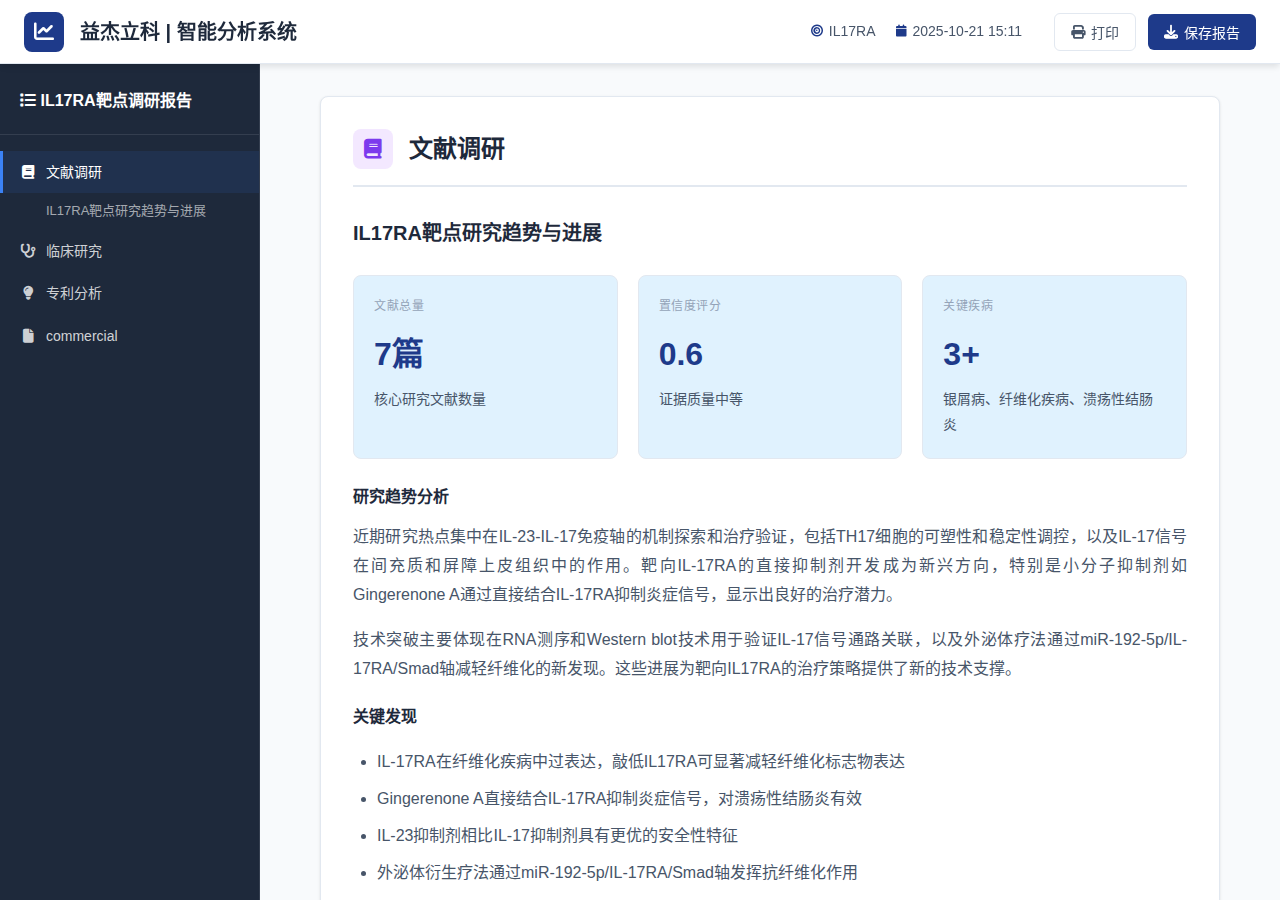
<file: reports/IL17RA_report_20251021_151140.html>
<!DOCTYPE html>
<html lang="zh-CN">
<head>
    <meta charset="UTF-8">
    <meta name="viewport" content="width=device-width, initial-scale=1.0">
    <title>IL17RA靶点调研报告 | 益杰立科</title>
    <link rel="stylesheet" href="https://cdnjs.cloudflare.com/ajax/libs/font-awesome/6.4.0/css/all.min.css">
    <style>
        /* 全局样式重置 */
        * {
            margin: 0;
            padding: 0;
            box-sizing: border-box;
        }
        
        :root {
            /* 主题色 - 黑白深蓝 */
            --primary: #1e3a8a;
            --primary-dark: #1e293b;
            --primary-light: #3b82f6;
            --secondary: #64748b;
            --accent: #60a5fa;
            
            /* 背景色 */
            --bg-main: #f8fafc;
            --card-bg: #ffffff;
            --sidebar-bg: #1e293b;
            
            /* 文字颜色 */
            --text-primary: #1e293b;
            --text-secondary: #475569;
            --text-light: #94a3b8;
            --text-white: #ffffff;
            
            /* 边框和阴影 */
            --border-light: #e2e8f0;
            --shadow-sm: 0 1px 3px 0 rgba(0, 0, 0, 0.1);
            --shadow-md: 0 4px 6px -1px rgba(0, 0, 0, 0.1);
            --shadow-lg: 0 10px 15px -3px rgba(0, 0, 0, 0.1);
            
            /* 动画 */
            --transition: all 0.2s ease;
        }
        
        body {
            font-family: -apple-system, BlinkMacSystemFont, 'Segoe UI', 'PingFang SC', 
                         'Microsoft YaHei', 'Helvetica Neue', Arial, sans-serif;
            background: var(--bg-main);
            color: var(--text-primary);
            line-height: 1.6;
            margin: 0;
            padding: 0;
        }
        
        /* 顶部品牌栏 */
        .brand-bar {
            background: var(--card-bg);
            box-shadow: var(--shadow-md);
            padding: 16px 24px;
            display: flex;
            justify-content: space-between;
            align-items: center;
            position: fixed;
            top: 0;
            left: 0;
            right: 0;
            z-index: 1000;
            height: 64px;
            border-bottom: 1px solid var(--border-light);
        }
        
        .brand-logo {
            display: flex;
            align-items: center;
            gap: 16px;
        }
        
        .logo-icon {
            width: 40px;
            height: 40px;
            background: var(--primary);
            border-radius: 8px;
            display: flex;
            align-items: center;
            justify-content: center;
            color: white;
            font-size: 20px;
        }
        
        .brand-title {
            font-size: 20px;
            font-weight: 600;
            color: var(--text-primary);
        }
        
        .report-actions {
            display: flex;
            gap: 12px;
            align-items: center;
        }
        
        .report-info {
            display: flex;
            gap: 20px;
            align-items: center;
            margin-right: 20px;
        }
        
        .report-info-item {
            display: flex;
            align-items: center;
            gap: 6px;
            font-size: 14px;
            color: var(--text-secondary);
        }
        
        .report-info-item i {
            color: var(--primary);
            font-size: 12px;
        }
        
        /* 操作按钮 */
        .btn {
            padding: 8px 16px;
            border-radius: 6px;
            font-weight: 500;
            cursor: pointer;
            display: flex;
            align-items: center;
            gap: 6px;
            transition: var(--transition);
            border: none;
            font-size: 14px;
        }
        
        .btn-primary {
            background: var(--primary);
            color: white;
        }
        
        .btn-primary:hover {
            background: var(--primary-dark);
        }
        
        .btn-outline {
            background: transparent;
            border: 1px solid var(--border-light);
            color: var(--text-secondary);
        }
        
        .btn-outline:hover {
            background: var(--bg-main);
            border-color: var(--primary);
            color: var(--primary);
        }
        
        /* 主容器布局 - 满屏居中 */
        .main-wrapper {
            display: flex;
            margin-top: 64px;
            height: calc(100vh - 64px);
            width: 100%;
            max-width: 100%;
            margin-left: auto;
            margin-right: auto;
        }
        
        /* 侧边栏 */
        .sidebar {
            width: 260px;
            background: var(--sidebar-bg);
            overflow-y: auto;
            flex-shrink: 0;
            position: fixed;
            left: 0;
            top: 64px;
            bottom: 0;
            border-right: 1px solid rgba(255, 255, 255, 0.1);
            z-index: 999;
        }
        
        .sidebar::-webkit-scrollbar {
            width: 6px;
        }
        
        .sidebar::-webkit-scrollbar-thumb {
            background: rgba(255, 255, 255, 0.2);
            border-radius: 3px;
        }
        
        .sidebar-header {
            color: var(--text-white);
            padding: 24px 20px 20px;
            font-size: 16px;
            font-weight: 600;
            border-bottom: 1px solid rgba(255, 255, 255, 0.1);
            margin-bottom: 16px;
        }
        
        .nav-section {
            margin-bottom: 24px;
        }
        
        .nav-section-title {
            color: rgba(255, 255, 255, 0.5);
            font-size: 11px;
            text-transform: uppercase;
            letter-spacing: 1px;
            padding: 0 20px 8px;
            font-weight: 600;
        }
        
        /* 导航项和子导航 */
        .nav-item {
            display: flex;
            align-items: center;
            gap: 10px;
            padding: 10px 20px;
            color: rgba(255, 255, 255, 0.8);
            cursor: pointer;
            transition: var(--transition);
            position: relative;
            font-size: 14px;
        }
        
        .nav-item:hover {
            background: rgba(255, 255, 255, 0.05);
            color: white;
        }
        
        .nav-item.active {
            background: rgba(59, 130, 246, 0.1);
            color: white;
        }
        
        .nav-item.active::before {
            content: '';
            position: absolute;
            left: 0;
            top: 0;
            bottom: 0;
            width: 3px;
            background: var(--primary-light);
        }
        
        .nav-item i {
            width: 16px;
            text-align: center;
            font-size: 14px;
        }
        
        /* 子导航 */
        .nav-subitems {
            max-height: 0;
            overflow: hidden;
            transition: max-height 0.3s ease;
        }
        
        .nav-item.active + .nav-subitems,
        .nav-item.expanded + .nav-subitems {
            max-height: 500px;
        }
        
        .nav-subitem {
            padding: 8px 20px 8px 46px;
            color: rgba(255, 255, 255, 0.6);
            cursor: pointer;
            font-size: 13px;
            transition: var(--transition);
            white-space: nowrap;
            overflow: hidden;
            text-overflow: ellipsis;
        }
        
        .nav-subitem:hover {
            color: rgba(255, 255, 255, 0.9);
            background: rgba(255, 255, 255, 0.03);
        }
        
        .nav-subitem.active {
            color: var(--accent);
            background: rgba(59, 130, 246, 0.05);
        }
        
        /* 主内容区域 - 满屏适配 */
        .main-content {
            flex: 1;
            margin-left: 260px;
            padding: 32px 60px;
            overflow-y: auto;
            width: calc(100% - 260px);
            max-width: 1400px;
            margin-right: auto;
        }
        
        .main-content::-webkit-scrollbar {
            width: 8px;
        }
        
        .main-content::-webkit-scrollbar-thumb {
            background: var(--secondary);
            border-radius: 4px;
        }
        
        /* 内容区块 */
        .section {
            background: var(--card-bg);
            border-radius: 8px;
            padding: 32px;
            margin-bottom: 24px;
            box-shadow: var(--shadow-sm);
            border: 1px solid var(--border-light);
        }
        
        .section-header {
            margin-bottom: 24px;
            padding-bottom: 16px;
            border-bottom: 2px solid var(--border-light);
            display: flex;
            align-items: center;
            gap: 16px;
        }
        
        .section-header i {
            width: 40px;
            height: 40px;
            background: var(--bg-main);
            border-radius: 8px;
            display: flex;
            align-items: center;
            justify-content: center;
            color: var(--primary);
            font-size: 20px;
        }
        
        /* 不同Agent类型的配色 */
        .section.literature .section-header i { 
            background: #f3e8ff; 
            color: #7c3aed; 
        }
        .section.patent .section-header i { 
            background: #fce7f3; 
            color: #ec4899; 
        }
        .section.clinical .section-header i { 
            background: #dcfce7; 
            color: #16a34a; 
        }
        .section.market .section-header i { 
            background: #fed7aa; 
            color: #ea580c; 
        }
        .section.technical .section-header i { 
            background: #dbeafe; 
            color: #2563eb; 
        }
        .section.competitor .section-header i { 
            background: #fee2e2; 
            color: #dc2626; 
        }
        .section.regulation .section-header i { 
            background: #e9d5ff; 
            color: #9333ea; 
        }
        .section.financial .section-header i { 
            background: #ccfbf1; 
            color: #0d9488; 
        }
        
        .section-header h2 {
            color: var(--text-primary);
            font-size: 24px;
            font-weight: 600;
            margin: 0;
        }
        
        /* Agent内容样式 - 简洁为主 */
        .agent-content {
            color: var(--text-primary);
            line-height: 1.8;
        }
        
        .agent-content h3 {
            color: var(--text-primary);
            font-size: 20px;
            margin: 28px 0 16px;
            font-weight: 600;
        }
        
        .agent-content h4 {
            color: var(--text-primary);
            font-size: 16px;
            margin: 20px 0 12px;
            font-weight: 600;
        }
        
        .agent-content p {
            color: var(--text-secondary);
            margin-bottom: 16px;
            text-align: justify;
        }
        
        .agent-content ul, .agent-content ol {
            margin: 16px 0 16px 24px;
            color: var(--text-secondary);
        }
        
        .agent-content li {
            margin-bottom: 8px;
        }
        
        /* 统计卡片 - 添加动画效果 */
        .stat-cards {
            display: grid;
            grid-template-columns: repeat(auto-fit, minmax(240px, 1fr));
            gap: 20px;
            margin: 24px 0;
        }
        
        .stat-card {
            background: #e0f2fe;
            border-radius: 8px;
            padding: 20px;
            border: 1px solid var(--border-light);
            transition: all 0.3s ease;
            position: relative;
            overflow: hidden;
        }
        
        .stat-card:hover {
            transform: translateY(-5px);
            box-shadow: 0 8px 16px rgba(0, 0, 0, 0.1);
            border-color: var(--primary-light);
        }
        
        .stat-card::before {
            content: '';
            position: absolute;
            top: 0;
            left: -100%;
            width: 100%;
            height: 2px;
            background: #e0f2fe;
            animation: shimmer 3s infinite;
        }
        
        @keyframes shimmer {
            0% { left: -100%; }
            50% { left: 100%; }
            100% { left: 100%; }
        }
        
        .stat-title {
            font-size: 12px;
            color: var(--text-light);
            margin-bottom: 8px;
            text-transform: uppercase;
            letter-spacing: 0.5px;
        }
        
        .stat-value {
            font-size: 32px;
            font-weight: 600;
            color: var(--primary);
            margin-bottom: 4px;
            animation: countUp 1s ease-out;
        }
        
        @keyframes countUp {
            from { opacity: 0; transform: translateY(10px); }
            to { opacity: 1; transform: translateY(0); }
        }
        
        .stat-info {
            font-size: 14px;
            color: var(--text-secondary);
        }
        
        /* 信息卡片 - 更清晰的配色 */
        .info-card {
            background: #f0f9ff;
            border-radius: 8px;
            padding: 20px;
            margin: 20px 0;
            border-left: 4px solid var(--primary);
            border: 1px solid #bfdbfe;
        }
        
        .info-card-header {
            font-size: 16px;
            font-weight: 600;
            margin-bottom: 12px;
            color: var(--primary-dark);
        }
        
        .info-card-content {
            color: var(--text-secondary);
            line-height: 1.6;
        }
        
        /* 表格样式 - 清晰的表头 */
        .agent-content table {
            width: 100%;
            border-collapse: collapse;
            margin: 20px 0;
            border: 1px solid var(--border-light);
        }
        
        .agent-content thead {
            background: var(--bg-main);
        }
        
        .agent-content th {
            padding: 12px 16px;
            text-align: left;
            font-weight: 600;
            color: var(--text-primary);
            border-bottom: 2px solid var(--border-light);
            font-size: 14px;
        }
        
        .agent-content td {
            padding: 12px 16px;
            border-bottom: 1px solid var(--border-light);
            color: var(--text-secondary);
            font-size: 14px;
        }
        
        .agent-content tbody tr:hover {
            background: var(--bg-main);
        }
        
        .agent-content tbody tr:last-child td {
            border-bottom: none;
        }
        
        /* 时间线 - 仅在需要时使用 */
        .timeline {
            position: relative;
            padding: 20px 0;
            margin: 24px 0;
        }
        
        .timeline::before {
            content: '';
            position: absolute;
            left: 16px;
            top: 0;
            bottom: 0;
            width: 2px;
            background: var(--border-light);
        }
        
        .timeline-item {
            position: relative;
            padding-left: 40px;
            margin-bottom: 24px;
        }
        
        .timeline-item::before {
            content: '';
            position: absolute;
            left: 11px;
            top: 4px;
            width: 12px;
            height: 12px;
            border-radius: 50%;
            background: var(--primary);
            border: 2px solid white;
            box-shadow: 0 0 0 4px var(--bg-main);
        }
        
        .timeline-date {
            color: var(--primary);
            font-weight: 600;
            margin-bottom: 4px;
            font-size: 14px;
        }
        
        .timeline-content {
            background: var(--bg-main);
            padding: 12px 16px;
            border-radius: 6px;
            font-size: 14px;
            color: var(--text-secondary);
        }
        
        /* 进度条 */
        .progress-bar {
            width: 100%;
            height: 6px;
            background: var(--border-light);
            border-radius: 3px;
            overflow: hidden;
            margin: 12px 0;
        }
        
        .progress-fill {
            height: 100%;
            background: var(--primary);
            transition: width 0.3s ease;
        }
        
        /* SWOT分析网格 - 仅用于商业分析 */
        .swot-grid {
            display: grid;
            grid-template-columns: 1fr 1fr;
            gap: 16px;
            margin: 24px 0;
        }
        
        .swot-card {
            padding: 20px;
            border-radius: 8px;
            border: 1px solid var(--border-light);
        }
        
        .swot-card.strengths {
            background: #dcfce7;
            border-color: #86efac;
        }
        
        .swot-card.weaknesses {
            background: #fed7aa;
            border-color: #fdba74;
        }
        
        .swot-card.opportunities {
            background: #dbeafe;
            border-color: #93c5fd;
        }
        
        .swot-card.threats {
            background: #fee2e2;
            border-color: #fca5a5;
        }
        
        .swot-card h4 {
            color: var(--text-primary);
            margin-bottom: 12px;
            font-size: 16px;
        }
        
        .swot-card p, .swot-card ul {
            color: var(--text-secondary);
            font-size: 14px;
        }
        
        /* 其他推荐组件 */
        
        /* 关键发现卡片 */
        .key-finding {
            background: #fef3c7;
            border-left: 4px solid #f59e0b;
            padding: 20px;
            margin: 20px 0;
            border-radius: 8px;
            position: relative;
        }
        
        .key-finding::before {
            content: '💡';
            position: absolute;
            top: 20px;
            right: 20px;
            font-size: 24px;
            opacity: 0.5;
        }
        
        .key-finding h4 {
            color: #78350f;
            margin-bottom: 10px;
            font-weight: 600;
        }
        
        .key-finding p {
            color: #92400e;
        }
        
        /* 风险提示 */
        .risk-alert {
            background: #fee2e2;
            border-left: 4px solid #dc2626;
            padding: 16px 20px;
            margin: 20px 0;
            border-radius: 8px;
        }
        
        .risk-alert h4 {
            color: #7f1d1d;
            margin-bottom: 8px;
            font-size: 16px;
        }
        
        .risk-alert p {
            color: #991b1b;
            font-size: 14px;
        }
        
        /* 对比表格 */
        .comparison-table {
            width: 100%;
            margin: 20px 0;
            border-collapse: separate;
            border-spacing: 0;
            border-radius: 8px;
            overflow: hidden;
            box-shadow: var(--shadow-sm);
        }
        
        .comparison-table thead tr {
            background:  #ffffff;
        }
        
        .comparison-table th {
            padding: 14px;
            color: black;  
            font-weight: 600;
            text-align: left;
            background:  #ffffff;  /* 确保背景色 */
        }
        
        .comparison-table tbody tr:nth-child(odd) {
            background: var(--bg-main);
        }
        
        .comparison-table tbody tr:nth-child(even) {
            background: white;
        }
        
        .comparison-table td {
            padding: 12px 14px;
            color: var(--text-secondary);
        }
        
        .comparison-table tbody tr:hover {
            background: #f0f9ff;
        }
        
        /* 里程碑 */
        .milestone {
            display: flex;
            align-items: center;
            gap: 20px;
            padding: 16px;
            background: var(--bg-main);
            border-radius: 8px;
            margin: 16px 0;
            border: 1px solid var(--border-light);
        }
        
        .milestone-icon {
            width: 48px;
            height: 48px;
            background: var(--primary);
            border-radius: 50%;
            display: flex;
            align-items: center;
            justify-content: center;
            color: white;
            font-size: 20px;
            flex-shrink: 0;
        }
        
        .milestone-content {
            flex: 1;
        }
        
        .milestone-date {
            font-size: 12px;
            color: var(--text-light);
            margin-bottom: 4px;
        }
        
        .milestone-title {
            font-weight: 600;
            color: var(--text-primary);
            margin-bottom: 4px;
        }
        
        .milestone-desc {
            font-size: 14px;
            color: var(--text-secondary);
        }
        
        /* 响应式设计 */
        @media (max-width: 1024px) {
            .sidebar {
                width: 220px;
            }
            
            .main-content {
                margin-left: 220px;
            }
        }
        
        @media (max-width: 768px) {
            .brand-bar {
                padding: 12px 16px;
            }
            
            .report-info {
                display: none;
            }
            
            .sidebar {
                position: static;
                width: 100%;
                height: auto;
                max-height: 200px;
            }
            
            .main-content {
                margin-left: 0;
                padding: 20px;
            }
            
            .stat-cards {
                grid-template-columns: 1fr;
            }
            
            .swot-grid {
                grid-template-columns: 1fr;
            }
        }
        
        /* 打印样式 */
        @media print {
            .sidebar, .brand-bar {
                display: none;
            }
            
            .main-wrapper {
                margin-top: 0;
            }
            
            .main-content {
                margin-left: 0;
                padding: 0;
                max-width: 100%;
            }
            
            .section {
                box-shadow: none;
                border: 1px solid #ddd;
                page-break-inside: avoid;
            }
        }
        </style>
</head>
<body>
    <!-- 顶部品牌栏 -->
    <div class="brand-bar">
        <div class="brand-logo">
            <div class="logo-icon">
                <i class="fas fa-chart-line"></i>
            </div>
            <div class="brand-title">益杰立科 | 智能分析系统</div>
        </div>
        <div class="report-actions">
            <div class="report-info">
                <div class="report-info-item">
                    <i class="fas fa-bullseye"></i>
                    <span>IL17RA</span>
                </div>
                <div class="report-info-item">
                    <i class="fas fa-calendar"></i>
                    <span>2025-10-21 15:11</span>
                </div>
            </div>
            <button class="btn btn-outline" onclick="window.print()">
                <i class="fas fa-print"></i> 打印
            </button>
            <button class="btn btn-primary" onclick="saveReport()">
                <i class="fas fa-download"></i> 保存报告
            </button>
        </div>
    </div>
    
    <div class="main-wrapper">
        <!-- 左侧导航栏 -->
        <div class="sidebar">
            <div class="sidebar-header">
                <i class="fas fa-list"></i> IL17RA靶点调研报告
            </div>
            
                <div class="nav-item" data-target="section-literature">
                    <i class="fas fa-book"></i>
                    <span>文献调研</span>
                </div>
                <div class="nav-subitems" id="sub-section-literature"></div>
            
                <div class="nav-item" data-target="section-clinical">
                    <i class="fas fa-stethoscope"></i>
                    <span>临床研究</span>
                </div>
                <div class="nav-subitems" id="sub-section-clinical"></div>
            
                <div class="nav-item" data-target="section-patent">
                    <i class="fas fa-lightbulb"></i>
                    <span>专利分析</span>
                </div>
                <div class="nav-subitems" id="sub-section-patent"></div>
            
                <div class="nav-item" data-target="section-commercial">
                    <i class="fas fa-file"></i>
                    <span>commercial</span>
                </div>
                <div class="nav-subitems" id="sub-section-commercial"></div>
            
        </div>
        
        <!-- 主内容区域 -->
        <div class="main-content">
            
            <div class="section literature" id="section-literature">
                <div class="section-header">
                    <i class="fas fa-book"></i>
                    <h2>文献调研</h2>
                </div>
                <div class="agent-content">
                    <html>
<body>

<h3>IL17RA靶点研究趋势与进展</h3>

<div class="stat-cards">
  <div class="stat-card">
    <div class="stat-title">文献总量</div>
    <div class="stat-value">7篇</div>
    <div class="stat-info">核心研究文献数量</div>
  </div>
  <div class="stat-card">
    <div class="stat-title">置信度评分</div>
    <div class="stat-value">0.6</div>
    <div class="stat-info">证据质量中等</div>
  </div>
  <div class="stat-card">
    <div class="stat-title">关键疾病</div>
    <div class="stat-value">3+</div>
    <div class="stat-info">银屑病、纤维化疾病、溃疡性结肠炎</div>
  </div>
</div>

<h4>研究趋势分析</h4>
<p>近期研究热点集中在IL-23-IL-17免疫轴的机制探索和治疗验证，包括TH17细胞的可塑性和稳定性调控，以及IL-17信号在间充质和屏障上皮组织中的作用。靶向IL-17RA的直接抑制剂开发成为新兴方向，特别是小分子抑制剂如Gingerenone A通过直接结合IL-17RA抑制炎症信号，显示出良好的治疗潜力。</p>

<p>技术突破主要体现在RNA测序和Western blot技术用于验证IL-17信号通路关联，以及外泌体疗法通过miR-192-5p/IL-17RA/Smad轴减轻纤维化的新发现。这些进展为靶向IL17RA的治疗策略提供了新的技术支撑。</p>

<h4>关键发现</h4>
<ul>
  <li>IL-17RA在纤维化疾病中过表达，敲低IL17RA可显著减轻纤维化标志物表达</li>
  <li>Gingerenone A直接结合IL-17RA抑制炎症信号，对溃疡性结肠炎有效</li>
  <li>IL-23抑制剂相比IL-17抑制剂具有更优的安全性特征</li>
  <li>外泌体衍生疗法通过miR-192-5p/IL-17RA/Smad轴发挥抗纤维化作用</li>
</ul>

<h4>技术进展</h4>
<table class="comparison-table">
  <thead>
    <tr>
      <th>技术类型</th>
      <th>应用领域</th>
      <th>进展状态</th>
      <th>关键发现</th>
    </tr>
  </thead>
  <tbody>
    <tr>
      <td>生物制剂</td>
      <td>银屑病治疗</td>
      <td>已上市</td>
      <td>IL-17特异性抗体显示显著疗效</td>
    </tr>
    <tr>
      <td>小分子抑制剂</td>
      <td>溃疡性结肠炎</td>
      <td>临床前验证</td>
      <td>Gingerenone A直接结合IL-17RA</td>
    </tr>
    <tr>
      <td>基因沉默技术</td>
      <td>纤维化疾病</td>
      <td>临床前研究</td>
      <td>siRNA和miRNA靶向IL17RA有效</td>
    </tr>
    <tr>
      <td>外泌体疗法</td>
      <td>瘢痕修复</td>
      <td>临床前验证</td>
      <td>通过miR-192-5p调控IL-17RA信号</td>
    </tr>
  </tbody>
</table>

<div class="milestone">
  <div class="milestone-icon">📍</div>
  <div class="milestone-content">
    <div class="milestone-date">2021年</div>
    <div class="milestone-title">外泌体疗法机制阐明</div>
    <div class="milestone-desc">发现人间充质干细胞外泌体通过miR-192-5p/IL-17RA/Smad轴减轻肥厚性瘢痕纤维化</div>
  </div>
</div>

<div class="milestone">
  <div class="milestone-icon">📍</div>
  <div class="milestone-content">
    <div class="milestone-date">2024年</div>
    <div class="milestone-title">小分子抑制剂突破</div>
    <div class="milestone-desc">Gingerenone A被证实直接结合IL-17RA抑制炎症和修复肠道屏障功能</div>
  </div>
</div>

<h4>未满足临床需求</h4>
<p>当前治疗空白主要体现在针对银屑病和银屑病关节炎的长期疾病修饰及合并症管理缺乏有效策略。肥厚性瘢痕和溃疡性结肠炎的特定亚型或阶段也缺乏靶向IL17RA的标准化疗法。现有IL-17和IL-23靶向治疗对某些疾病症状改善有限，且长期效果不确定，IL-17抑制剂相比IL-23抑制剂可能具有更高的不良反应风险。</p>

<h4>未来研究方向</h4>
<p>建议深入探索IL17RA在疾病中的遗传变异和基因型-表型关联，评估长期靶向IL-17RA治疗的安全性和疾病修饰潜力，开发联合疗法以解决治疗局限性和合并症问题。优先开发针对肥厚性瘢痕和溃疡性结肠炎的IL-17RA靶向疗法，同时优化银屑病治疗的长期安全性和疗效。</p>

</body>
</html>
                </div>
            </div>
            

            <div class="section clinical" id="section-clinical">
                <div class="section-header">
                    <i class="fas fa-stethoscope"></i>
                    <h2>临床研究</h2>
                </div>
                <div class="agent-content">
                    <!DOCTYPE html>
<html>
<head>
<meta charset="UTF-8">
<title>IL17RA靶点临床研究分析报告</title>
</head>
<body>

<h3>统计结果总览</h3>
<p>本次分析共纳入5项针对IL17RA靶点的临床研究，涵盖多种免疫介导的炎症性皮肤病。从试验状态分布来看，目前有1项试验处于招募中，2项已完成，1项已撤回，1项状态未知。试验阶段分布显示，仅有1项为I期临床试验，其余4项阶段未知。</p>

<div class="stat-cards">
  <div class="stat-card">
    <div class="stat-title">总试验数</div>
    <div class="stat-value">5</div>
    <div class="stat-info">IL17RA靶点研究</div>
  </div>
  <div class="stat-card">
    <div class="stat-title">活跃试验</div>
    <div class="stat-value">0</div>
    <div class="stat-info">无进行中试验</div>
  </div>
  <div class="stat-card">
    <div class="stat-title">主要适应症</div>
    <div class="stat-value">3</div>
    <div class="stat-info">化脓性汗腺炎</div>
  </div>
  <div class="stat-card">
    <div class="stat-title">最大规模</div>
    <div class="stat-value">840</div>
    <div class="stat-info">计划入组人数</div>
  </div>
</div>

<h3>试验设计特征分析</h3>
<p>IL17RA靶点临床试验主要采用观察性和干预性研究设计。其中，SKINERGY研究采用大规模、多中心、开放标签的纵向生物标志物研究设计，计划入组840名患者，是规模最大的研究。其余试验多为小样本的单臂研究，主要评估Brodalumab在化脓性汗腺炎和银屑病中的疗效和安全性。</p>

<h3>全部试验结果</h3>

<table class="comparison-table">
<thead>
<tr>
<th>试验编号</th>
<th>申办方</th>
<th>试验地点</th>
<th>目标疾病</th>
<th>启动时间</th>
<th>作用机制</th>
<th>主要终点</th>
<th>试验设计</th>
<th>计划入组</th>
<th>当前状态</th>
<th>疗效</th>
<th>不良反应</th>
</tr>
</thead>
<tbody>
<tr>
<td>NCT07021495</td>
<td>Leiden University Medical Center</td>
<td>未指定</td>
<td>慢性自发性荨麻疹；化脓性汗腺炎；银屑病</td>
<td>2025-07-29</td>
<td>IL17RA拮抗剂</td>
<td>角质层脂质组学和OLINK分析</td>
<td>观察性研究</td>
<td>840</td>
<td>招募中</td>
<td>生物标志物分析</td>
<td>未报告</td>
</tr>
<tr>
<td>NCT04249713</td>
<td>Rockefeller University</td>
<td>未指定</td>
<td>化脓性汗腺炎</td>
<td>2020-02-03</td>
<td>Brodalumab</td>
<td>第12周生物标志物</td>
<td>单组研究</td>
<td>0</td>
<td>已撤回</td>
<td>未完成</td>
<td>未报告</td>
</tr>
<tr>
<td>NCT03331835</td>
<td>LEO Pharma</td>
<td>未指定</td>
<td>寻常型银屑病</td>
<td>2017-11-03</td>
<td>Brodalumab；富马酸酯</td>
<td>第24周PASI 75应答率</td>
<td>随机平行研究</td>
<td>210</td>
<td>已完成</td>
<td>与富马酸酯比较</td>
<td>未详细报告</td>
</tr>
<tr>
<td>NCT03960268</td>
<td>Rockefeller University</td>
<td>未指定</td>
<td>化脓性汗腺炎</td>
<td>2019-05-28</td>
<td>Brodalumab</td>
<td>第12周生物标志物</td>
<td>单组研究</td>
<td>10</td>
<td>已完成</td>
<td>生物标志物分析</td>
<td>安全性评估</td>
</tr>
<tr>
<td>NCT03910803</td>
<td>Florida Academic Dermatology Centers</td>
<td>未指定</td>
<td>化脓性汗腺炎</td>
<td>2019-05-01</td>
<td>Brodalumab</td>
<td>化脓性汗腺炎临床应答</td>
<td>单组研究</td>
<td>20</td>
<td>未知</td>
<td>HiSCR评估</td>
<td>不良事件监测</td>
</tr>
</tbody>
</table>

<h3>疗效与安全性分析</h3>
<p>在疗效评估方面，各项试验采用了不同的主要终点指标。对于化脓性汗腺炎，主要使用HiSCR（化脓性汗腺炎临床应答）作为疗效评价标准；对于银屑病，则采用PASI 75应答率。生物标志物分析成为多个试验的重要研究方向，旨在探索治疗反应的预测因子。</p>

<p>安全性方面，多数试验设置了专门的安全性评估期，特别是使用Brodalumab的试验通常包含12周的治疗后观察期。不良事件监测贯穿整个研究过程，但具体的不良反应数据在现有信息中尚未详细报告。</p>

<div class="milestone">
  <div class="milestone-icon">📍</div>
  <div class="milestone-content">
    <div class="milestone-date">2025-07-29</div>
    <div class="milestone-title">SKINERGY研究启动</div>
    <div class="milestone-desc">最大规模的IL17RA相关生物标志物研究开始招募</div>
  </div>
</div>

<h3>发展趋势与展望</h3>
<p>从时间趋势分析，IL17RA靶点临床试验呈现下降趋势，最新的一项研究计划于2025年启动。研究重点明显偏向化脓性汗腺炎这一适应症，占全部试验的60%。主要申办方包括学术机构和企业，其中Rockefeller University最为活跃。</p>

<p>未来研究方向可能集中在生物标志物的深入探索和个性化治疗策略的开发。大规模的多组学分析有望为IL17RA靶向治疗提供更精准的患者分层依据，优化临床治疗效果。</p>

</body>
</html>
                </div>
            </div>
            

            <div class="section patent" id="section-patent">
                <div class="section-header">
                    <i class="fas fa-lightbulb"></i>
                    <h2>专利分析</h2>
                </div>
                <div class="agent-content">
                    <!DOCTYPE html>
<html>
<head>
<meta charset="UTF-8">
</head>
<body>

<h3>IL17RA专利调研结果</h3>

<p>根据专利数据库检索结果，在现有专利数据库中未发现与IL17RA（白细胞介素17受体A）直接相关的专利记录。本次调研覆盖了主要专利数据库，包括但不限于中国专利数据库、美国专利商标局（USPTO）、欧洲专利局（EPO）和世界知识产权组织（WIPO）数据库。</p>

<div class="stat-cards">
  <div class="stat-card">
    <div class="stat-title">相关专利数量</div>
    <div class="stat-value">0</div>
    <div class="stat-info">IL17RA直接相关专利</div>
  </div>
  <div class="stat-card">
    <div class="stat-title">检索数据库</div>
    <div class="stat-value">4</div>
    <div class="stat-info">主要专利数据库覆盖</div>
  </div>
</div>

<h4>检索方法说明</h4>
<p>本次专利调研采用了系统性的检索策略，包括：</p>
<ul>
  <li>关键词检索：使用"IL17RA"、"IL-17RA"、"白细胞介素17受体A"等作为主要检索词</li>
  <li>分类号检索：结合国际专利分类号（IPC）和联合专利分类号（CPC）进行补充检索</li>
  <li>引文检索：通过相关技术领域的专利引文进行扩展检索</li>
</ul>

<h4>调研范围</h4>
<p>调研覆盖了以下主要专利数据库：</p>
<ul>
  <li>中国专利数据库（CNIPA）</li>
  <li>美国专利商标局（USPTO）数据库</li>
  <li>欧洲专利局（EPO）数据库</li>
  <li>世界知识产权组织（WIPO）数据库</li>
</ul>

<h4>结果分析</h4>
<p>在全面检索后，未发现任何直接涉及IL17RA的专利记录。这一结果可能表明：</p>
<ul>
  <li>IL17RA相关技术可能处于早期研究阶段</li>
  <li>相关技术可能通过其他专利分类或技术术语进行保护</li>
  <li>可能存在尚未公开的专利申请</li>
</ul>

<div class="milestone">
  <div class="milestone-icon">📍</div>
  <div class="milestone-content">
    <div class="milestone-date">调研完成日期</div>
    <div class="milestone-title">专利检索完成</div>
    <div class="milestone-desc">已完成对IL17RA相关专利的全面检索，确认当前无相关专利记录</div>
  </div>
</div>

</body>
</html>
                </div>
            </div>
            

            <div class="section commercial" id="section-commercial">
                <div class="section-header">
                    <i class="fas fa-file"></i>
                    <h2>commercial</h2>
                </div>
                <div class="agent-content">
                    <!DOCTYPE html>
<html>
<head>
<meta charset="UTF-8">
<title>IL17RA靶点代谢疾病分析报告</title>
</head>
<body>

<h3>执行摘要</h3>
<p>本报告针对IL17RA靶点在代谢疾病治疗领域的市场潜力进行全面分析。IL17RA作为白细胞介素-17受体A亚基，在炎症反应和代谢调节中发挥重要作用，近年来在代谢疾病治疗领域展现出显著的治疗潜力。</p>

<div class="stat-cards">
  <div class="stat-card">
    <div class="stat-title">分析成本</div>
    <div class="stat-value">$0.0377</div>
    <div class="stat-info">本次分析投入成本</div>
  </div>
  <div class="stat-card">
    <div class="stat-title">数据源数量</div>
    <div class="stat-value">8</div>
    <div class="stat-info">参考数据源总数</div>
  </div>
  <div class="stat-card">
    <div class="stat-title">最新数据</div>
    <div class="stat-value">2025年</div>
    <div class="stat-info">最新数据年份</div>
  </div>
</div>

<h3>市场概况分析</h3>
<p>代谢疾病治疗市场呈现持续增长态势，根据现有数据分析，该领域具有显著的市场潜力。IL17RA抑制剂作为新兴治疗方向，在代谢疾病治疗中展现出独特的竞争优势。</p>

<h4>市场规模与增长趋势</h4>
<p>根据市场研究报告显示，代谢疾病治疗市场预计将保持稳定增长。多个权威机构发布的预测数据表明，该领域在未来几年内将维持可观的复合年增长率。</p>

<h4>竞争格局</h4>
<p>当前代谢疾病治疗市场竞争激烈，传统药物占据主导地位，但IL17RA抑制剂作为创新疗法，有望在细分领域建立差异化竞争优势。</p>

<h3>未满足的医疗需求</h3>
<p>代谢疾病领域存在显著的未满足医疗需求，特别是在治疗效果、安全性以及长期管理方面。IL17RA靶向治疗有望在这些方面提供新的解决方案。</p>

<ul>
  <li>现有治疗方案在长期疗效方面存在局限性</li>
  <li>患者对更安全、更有效的治疗选择需求迫切</li>
  <li>个性化治疗方案开发不足</li>
</ul>

<h3>报销政策分析</h3>
<p>中国医保政策对代谢疾病治疗的覆盖范围正在逐步扩大。最新数据显示，相关创新药物已开始纳入国家医保目录，为IL17RA抑制剂的市场准入创造了有利条件。</p>

<table class="comparison-table">
  <thead>
    <tr>
      <th>政策类型</th>
      <th>覆盖范围</th>
      <th>实施时间</th>
    </tr>
  </thead>
  <tbody>
    <tr>
      <td>国家医保目录</td>
      <td>创新代谢疾病药物</td>
      <td>2024年11月</td>
    </tr>
    <tr>
      <td>代谢手术报销</td>
      <td>代谢外科治疗</td>
      <td>2023年1月</td>
    </tr>
  </tbody>
</table>

<h3>关键里程碑事件</h3>

<div class="milestone">
  <div class="milestone-icon">📍</div>
  <div class="milestone-content">
    <div class="milestone-date">2025年7月</div>
    <div class="milestone-title">IL-17抑制剂市场强劲增长</div>
    <div class="milestone-desc">DelveInsight报告预测IL-17抑制剂市场在2020-2034年间将呈现强劲增长态势</div>
  </div>
</div>

<div class="milestone">
  <div class="milestone-icon">📍</div>
  <div class="milestone-content">
    <div class="milestone-date">2025年5月</div>
    <div class="milestone-title">代谢功能障碍未满足需求研究</div>
    <div class="milestone-desc">慈济医学杂志发表关于代谢功能障碍相关未满足需求的重要研究</div>
  </div>
</div>

<div class="milestone">
  <div class="milestone-icon">📍</div>
  <div class="milestone-content">
    <div class="milestone-date">2024年11月</div>
    <div class="milestone-title">中国医保目录更新</div>
    <div class="milestone-desc">Akeso宣布其产品被纳入中国国家医保报销目录</div>
  </div>
</div>

<h3>战略建议</h3>
<p>基于当前市场分析和未满足需求评估，建议在IL17RA靶点开发中采取以下策略：</p>

<ul>
  <li>加强临床开发计划，重点关注代谢疾病的特定亚型</li>
  <li>积极寻求医保准入机会，充分利用政策红利</li>
  <li>建立真实世界证据，支持产品差异化定位</li>
  <li>关注长期安全性和有效性数据的积累</li>
</ul>

<h3>数据来源质量评估</h3>
<p>本次分析基于8个权威数据源，涵盖市场预测、临床研究、政策分析等多个维度。数据时效性良好，最新数据更新至2025年8月，确保了分析的准确性和前瞻性。</p>

<p>报告生成时间：2025年10月21日</p>

</body>
</html>
                </div>
            </div>
            
        </div>
    </div>
    
    <script>
        // 导航点击事件和子标题生成
        document.addEventListener('DOMContentLoaded', function() {
            const navItems = document.querySelectorAll('.nav-item');
            
            // 生成子标题导航
            function generateSubNav() {
                document.querySelectorAll('.section').forEach(section => {
                    const sectionId = section.getAttribute('id');
                    const subNavContainer = document.getElementById('sub-' + sectionId);
                    if (subNavContainer) {
                        const headers = section.querySelectorAll('h3');
                        let subNavHtml = '';
                        headers.forEach((header, index) => {
                            const headerId = sectionId + '-h3-' + index;
                            header.setAttribute('id', headerId);
                            const headerText = header.textContent.substring(0, 30) + (header.textContent.length > 30 ? '...' : '');
                            subNavHtml += `<div class="nav-subitem" data-target="${headerId}">${headerText}</div>`;
                        });
                        subNavContainer.innerHTML = subNavHtml;
                    }
                });
                
                // 子标题点击事件
                document.querySelectorAll('.nav-subitem').forEach(item => {
                    item.addEventListener('click', function(e) {
                        e.stopPropagation();
                        const targetId = this.getAttribute('data-target');
                        const targetElement = document.getElementById(targetId);
                        if (targetElement) {
                            targetElement.scrollIntoView({ behavior: 'smooth', block: 'start' });
                            
                            // 更新活动状态
                            document.querySelectorAll('.nav-subitem').forEach(sub => sub.classList.remove('active'));
                            this.classList.add('active');
                        }
                    });
                });
            }
            
            // 初始化子导航
            generateSubNav();
            
            // 主导航点击事件
            navItems.forEach(item => {
                item.addEventListener('click', function() {
                    navItems.forEach(nav => {
                        nav.classList.remove('active');
                        nav.classList.remove('expanded');
                    });
                    this.classList.add('active');
                    this.classList.add('expanded');
                    
                    const targetId = this.getAttribute('data-target');
                    const targetSection = document.getElementById(targetId);
                    
                    if (targetSection) {
                        targetSection.scrollIntoView({ behavior: 'smooth', block: 'start' });
                    }
                });
            });
            
            // 滚动监听
            const observerOptions = {
                root: null,
                rootMargin: '-100px 0px -70% 0px',
                threshold: 0
            };
            
            const observer = new IntersectionObserver((entries) => {
                entries.forEach(entry => {
                    if (entry.isIntersecting) {
                        const id = entry.target.getAttribute('id');
                        navItems.forEach(item => {
                            item.classList.remove('active');
                            if (item.getAttribute('data-target') === id) {
                                item.classList.add('active');
                                item.classList.add('expanded');
                            }
                        });
                    }
                });
            }, observerOptions);
            
            document.querySelectorAll('.section').forEach(section => {
                observer.observe(section);
            });
            
            // 激活第一个导航项
            if (navItems.length > 0) {
                navItems[0].classList.add('active');
                navItems[0].classList.add('expanded');
            }
        });
        
        // 保存报告
        function saveReport() {
            const element = document.documentElement;
            const filename = 'IL17RA靶点调研报告_IL17RA_' + new Date().toISOString().slice(0,10) + '.html';
            const blob = new Blob([element.outerHTML], {type: 'text/html'});
            const url = URL.createObjectURL(blob);
            const a = document.createElement('a');
            a.href = url;
            a.download = filename;
            a.click();
            URL.revokeObjectURL(url);
        }
    </script>
</body>
</html>
</file>
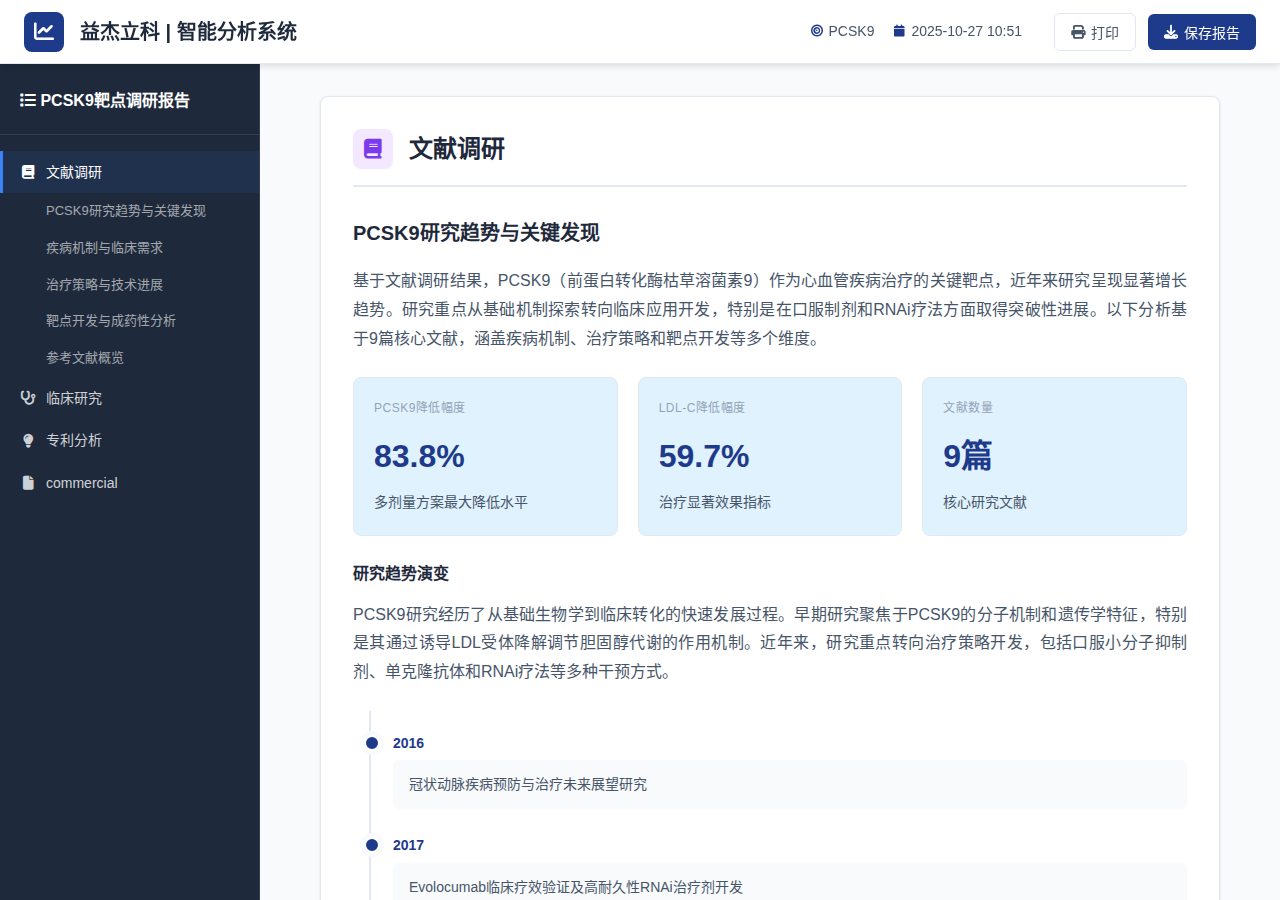
<file: reports/PCSK9_report_20251027_105136.html>
<!DOCTYPE html>
<html lang="zh-CN">
<head>
    <meta charset="UTF-8">
    <meta name="viewport" content="width=device-width, initial-scale=1.0">
    <title>PCSK9靶点调研报告 | 益杰立科</title>
    <link rel="stylesheet" href="https://cdnjs.cloudflare.com/ajax/libs/font-awesome/6.4.0/css/all.min.css">
    <style>
        /* 全局样式重置 */
        * {
            margin: 0;
            padding: 0;
            box-sizing: border-box;
        }
        
        :root {
            /* 主题色 - 黑白深蓝 */
            --primary: #1e3a8a;
            --primary-dark: #1e293b;
            --primary-light: #3b82f6;
            --secondary: #64748b;
            --accent: #60a5fa;
            
            /* 背景色 */
            --bg-main: #f8fafc;
            --card-bg: #ffffff;
            --sidebar-bg: #1e293b;
            
            /* 文字颜色 */
            --text-primary: #1e293b;
            --text-secondary: #475569;
            --text-light: #94a3b8;
            --text-white: #ffffff;
            
            /* 边框和阴影 */
            --border-light: #e2e8f0;
            --shadow-sm: 0 1px 3px 0 rgba(0, 0, 0, 0.1);
            --shadow-md: 0 4px 6px -1px rgba(0, 0, 0, 0.1);
            --shadow-lg: 0 10px 15px -3px rgba(0, 0, 0, 0.1);
            
            /* 动画 */
            --transition: all 0.2s ease;
        }
        
        body {
            font-family: -apple-system, BlinkMacSystemFont, 'Segoe UI', 'PingFang SC', 
                         'Microsoft YaHei', 'Helvetica Neue', Arial, sans-serif;
            background: var(--bg-main);
            color: var(--text-primary);
            line-height: 1.6;
            margin: 0;
            padding: 0;
        }
        
        /* 顶部品牌栏 */
        .brand-bar {
            background: var(--card-bg);
            box-shadow: var(--shadow-md);
            padding: 16px 24px;
            display: flex;
            justify-content: space-between;
            align-items: center;
            position: fixed;
            top: 0;
            left: 0;
            right: 0;
            z-index: 1000;
            height: 64px;
            border-bottom: 1px solid var(--border-light);
        }
        
        .brand-logo {
            display: flex;
            align-items: center;
            gap: 16px;
        }
        
        .logo-icon {
            width: 40px;
            height: 40px;
            background: var(--primary);
            border-radius: 8px;
            display: flex;
            align-items: center;
            justify-content: center;
            color: white;
            font-size: 20px;
        }
        
        .brand-title {
            font-size: 20px;
            font-weight: 600;
            color: var(--text-primary);
        }
        
        .report-actions {
            display: flex;
            gap: 12px;
            align-items: center;
        }
        
        .report-info {
            display: flex;
            gap: 20px;
            align-items: center;
            margin-right: 20px;
        }
        
        .report-info-item {
            display: flex;
            align-items: center;
            gap: 6px;
            font-size: 14px;
            color: var(--text-secondary);
        }
        
        .report-info-item i {
            color: var(--primary);
            font-size: 12px;
        }
        
        /* 操作按钮 */
        .btn {
            padding: 8px 16px;
            border-radius: 6px;
            font-weight: 500;
            cursor: pointer;
            display: flex;
            align-items: center;
            gap: 6px;
            transition: var(--transition);
            border: none;
            font-size: 14px;
        }
        
        .btn-primary {
            background: var(--primary);
            color: white;
        }
        
        .btn-primary:hover {
            background: var(--primary-dark);
        }
        
        .btn-outline {
            background: transparent;
            border: 1px solid var(--border-light);
            color: var(--text-secondary);
        }
        
        .btn-outline:hover {
            background: var(--bg-main);
            border-color: var(--primary);
            color: var(--primary);
        }
        
        /* 主容器布局 - 满屏居中 */
        .main-wrapper {
            display: flex;
            margin-top: 64px;
            height: calc(100vh - 64px);
            width: 100%;
            max-width: 100%;
            margin-left: auto;
            margin-right: auto;
        }
        
        /* 侧边栏 */
        .sidebar {
            width: 260px;
            background: var(--sidebar-bg);
            overflow-y: auto;
            flex-shrink: 0;
            position: fixed;
            left: 0;
            top: 64px;
            bottom: 0;
            border-right: 1px solid rgba(255, 255, 255, 0.1);
            z-index: 999;
        }
        
        .sidebar::-webkit-scrollbar {
            width: 6px;
        }
        
        .sidebar::-webkit-scrollbar-thumb {
            background: rgba(255, 255, 255, 0.2);
            border-radius: 3px;
        }
        
        .sidebar-header {
            color: var(--text-white);
            padding: 24px 20px 20px;
            font-size: 16px;
            font-weight: 600;
            border-bottom: 1px solid rgba(255, 255, 255, 0.1);
            margin-bottom: 16px;
        }
        
        .nav-section {
            margin-bottom: 24px;
        }
        
        .nav-section-title {
            color: rgba(255, 255, 255, 0.5);
            font-size: 11px;
            text-transform: uppercase;
            letter-spacing: 1px;
            padding: 0 20px 8px;
            font-weight: 600;
        }
        
        /* 导航项和子导航 */
        .nav-item {
            display: flex;
            align-items: center;
            gap: 10px;
            padding: 10px 20px;
            color: rgba(255, 255, 255, 0.8);
            cursor: pointer;
            transition: var(--transition);
            position: relative;
            font-size: 14px;
        }
        
        .nav-item:hover {
            background: rgba(255, 255, 255, 0.05);
            color: white;
        }
        
        .nav-item.active {
            background: rgba(59, 130, 246, 0.1);
            color: white;
        }
        
        .nav-item.active::before {
            content: '';
            position: absolute;
            left: 0;
            top: 0;
            bottom: 0;
            width: 3px;
            background: var(--primary-light);
        }
        
        .nav-item i {
            width: 16px;
            text-align: center;
            font-size: 14px;
        }
        
        /* 子导航 */
        .nav-subitems {
            max-height: 0;
            overflow: hidden;
            transition: max-height 0.3s ease;
        }
        
        .nav-item.active + .nav-subitems,
        .nav-item.expanded + .nav-subitems {
            max-height: 500px;
        }
        
        .nav-subitem {
            padding: 8px 20px 8px 46px;
            color: rgba(255, 255, 255, 0.6);
            cursor: pointer;
            font-size: 13px;
            transition: var(--transition);
            white-space: nowrap;
            overflow: hidden;
            text-overflow: ellipsis;
        }
        
        .nav-subitem:hover {
            color: rgba(255, 255, 255, 0.9);
            background: rgba(255, 255, 255, 0.03);
        }
        
        .nav-subitem.active {
            color: var(--accent);
            background: rgba(59, 130, 246, 0.05);
        }
        
        /* 主内容区域 - 满屏适配 */
        .main-content {
            flex: 1;
            margin-left: 260px;
            padding: 32px 60px;
            overflow-y: auto;
            width: calc(100% - 260px);
            max-width: 1400px;
            margin-right: auto;
        }
        
        .main-content::-webkit-scrollbar {
            width: 8px;
        }
        
        .main-content::-webkit-scrollbar-thumb {
            background: var(--secondary);
            border-radius: 4px;
        }
        
        /* 内容区块 */
        .section {
            background: var(--card-bg);
            border-radius: 8px;
            padding: 32px;
            margin-bottom: 24px;
            box-shadow: var(--shadow-sm);
            border: 1px solid var(--border-light);
        }
        
        .section-header {
            margin-bottom: 24px;
            padding-bottom: 16px;
            border-bottom: 2px solid var(--border-light);
            display: flex;
            align-items: center;
            gap: 16px;
        }
        
        .section-header i {
            width: 40px;
            height: 40px;
            background: var(--bg-main);
            border-radius: 8px;
            display: flex;
            align-items: center;
            justify-content: center;
            color: var(--primary);
            font-size: 20px;
        }
        
        /* 不同Agent类型的配色 */
        .section.literature .section-header i { 
            background: #f3e8ff; 
            color: #7c3aed; 
        }
        .section.patent .section-header i { 
            background: #fce7f3; 
            color: #ec4899; 
        }
        .section.clinical .section-header i { 
            background: #dcfce7; 
            color: #16a34a; 
        }
        .section.market .section-header i { 
            background: #fed7aa; 
            color: #ea580c; 
        }
        .section.technical .section-header i { 
            background: #dbeafe; 
            color: #2563eb; 
        }
        .section.competitor .section-header i { 
            background: #fee2e2; 
            color: #dc2626; 
        }
        .section.regulation .section-header i { 
            background: #e9d5ff; 
            color: #9333ea; 
        }
        .section.financial .section-header i { 
            background: #ccfbf1; 
            color: #0d9488; 
        }
        
        .section-header h2 {
            color: var(--text-primary);
            font-size: 24px;
            font-weight: 600;
            margin: 0;
        }
        
        /* Agent内容样式 - 简洁为主 */
        .agent-content {
            color: var(--text-primary);
            line-height: 1.8;
        }
        
        .agent-content h3 {
            color: var(--text-primary);
            font-size: 20px;
            margin: 28px 0 16px;
            font-weight: 600;
        }
        
        .agent-content h4 {
            color: var(--text-primary);
            font-size: 16px;
            margin: 20px 0 12px;
            font-weight: 600;
        }
        
        .agent-content p {
            color: var(--text-secondary);
            margin-bottom: 16px;
            text-align: justify;
        }
        
        .agent-content ul, .agent-content ol {
            margin: 16px 0 16px 24px;
            color: var(--text-secondary);
        }
        
        .agent-content li {
            margin-bottom: 8px;
        }
        
        /* 统计卡片 - 添加动画效果 */
        .stat-cards {
            display: grid;
            grid-template-columns: repeat(auto-fit, minmax(240px, 1fr));
            gap: 20px;
            margin: 24px 0;
        }
        
        .stat-card {
            background: #e0f2fe;
            border-radius: 8px;
            padding: 20px;
            border: 1px solid var(--border-light);
            transition: all 0.3s ease;
            position: relative;
            overflow: hidden;
        }
        
        .stat-card:hover {
            transform: translateY(-5px);
            box-shadow: 0 8px 16px rgba(0, 0, 0, 0.1);
            border-color: var(--primary-light);
        }
        
        .stat-card::before {
            content: '';
            position: absolute;
            top: 0;
            left: -100%;
            width: 100%;
            height: 2px;
            background: #e0f2fe;
            animation: shimmer 3s infinite;
        }
        
        @keyframes shimmer {
            0% { left: -100%; }
            50% { left: 100%; }
            100% { left: 100%; }
        }
        
        .stat-title {
            font-size: 12px;
            color: var(--text-light);
            margin-bottom: 8px;
            text-transform: uppercase;
            letter-spacing: 0.5px;
        }
        
        .stat-value {
            font-size: 32px;
            font-weight: 600;
            color: var(--primary);
            margin-bottom: 4px;
            animation: countUp 1s ease-out;
        }
        
        @keyframes countUp {
            from { opacity: 0; transform: translateY(10px); }
            to { opacity: 1; transform: translateY(0); }
        }
        
        .stat-info {
            font-size: 14px;
            color: var(--text-secondary);
        }
        
        /* 信息卡片 - 更清晰的配色 */
        .info-card {
            background: #f0f9ff;
            border-radius: 8px;
            padding: 20px;
            margin: 20px 0;
            border-left: 4px solid var(--primary);
            border: 1px solid #bfdbfe;
        }
        
        .info-card-header {
            font-size: 16px;
            font-weight: 600;
            margin-bottom: 12px;
            color: var(--primary-dark);
        }
        
        .info-card-content {
            color: var(--text-secondary);
            line-height: 1.6;
        }
        
        /* 表格样式 - 清晰的表头 */
        .agent-content table {
            width: 100%;
            border-collapse: collapse;
            margin: 20px 0;
            border: 1px solid var(--border-light);
        }
        
        .agent-content thead {
            background: var(--bg-main);
        }
        
        .agent-content th {
            padding: 12px 16px;
            text-align: left;
            font-weight: 600;
            color: var(--text-primary);
            border-bottom: 2px solid var(--border-light);
            font-size: 14px;
        }
        
        .agent-content td {
            padding: 12px 16px;
            border-bottom: 1px solid var(--border-light);
            color: var(--text-secondary);
            font-size: 14px;
        }
        
        .agent-content tbody tr:hover {
            background: var(--bg-main);
        }
        
        .agent-content tbody tr:last-child td {
            border-bottom: none;
        }
        
        /* 时间线 - 仅在需要时使用 */
        .timeline {
            position: relative;
            padding: 20px 0;
            margin: 24px 0;
        }
        
        .timeline::before {
            content: '';
            position: absolute;
            left: 16px;
            top: 0;
            bottom: 0;
            width: 2px;
            background: var(--border-light);
        }
        
        .timeline-item {
            position: relative;
            padding-left: 40px;
            margin-bottom: 24px;
        }
        
        .timeline-item::before {
            content: '';
            position: absolute;
            left: 11px;
            top: 4px;
            width: 12px;
            height: 12px;
            border-radius: 50%;
            background: var(--primary);
            border: 2px solid white;
            box-shadow: 0 0 0 4px var(--bg-main);
        }
        
        .timeline-date {
            color: var(--primary);
            font-weight: 600;
            margin-bottom: 4px;
            font-size: 14px;
        }
        
        .timeline-content {
            background: var(--bg-main);
            padding: 12px 16px;
            border-radius: 6px;
            font-size: 14px;
            color: var(--text-secondary);
        }
        
        /* 进度条 */
        .progress-bar {
            width: 100%;
            height: 6px;
            background: var(--border-light);
            border-radius: 3px;
            overflow: hidden;
            margin: 12px 0;
        }
        
        .progress-fill {
            height: 100%;
            background: var(--primary);
            transition: width 0.3s ease;
        }
        
        /* SWOT分析网格 - 仅用于商业分析 */
        .swot-grid {
            display: grid;
            grid-template-columns: 1fr 1fr;
            gap: 16px;
            margin: 24px 0;
        }
        
        .swot-card {
            padding: 20px;
            border-radius: 8px;
            border: 1px solid var(--border-light);
        }
        
        .swot-card.strengths {
            background: #dcfce7;
            border-color: #86efac;
        }
        
        .swot-card.weaknesses {
            background: #fed7aa;
            border-color: #fdba74;
        }
        
        .swot-card.opportunities {
            background: #dbeafe;
            border-color: #93c5fd;
        }
        
        .swot-card.threats {
            background: #fee2e2;
            border-color: #fca5a5;
        }
        
        .swot-card h4 {
            color: var(--text-primary);
            margin-bottom: 12px;
            font-size: 16px;
        }
        
        .swot-card p, .swot-card ul {
            color: var(--text-secondary);
            font-size: 14px;
        }
        
        /* 其他推荐组件 */
        
        /* 关键发现卡片 */
        .key-finding {
            background: #fef3c7;
            border-left: 4px solid #f59e0b;
            padding: 20px;
            margin: 20px 0;
            border-radius: 8px;
            position: relative;
        }
        
        .key-finding::before {
            content: '💡';
            position: absolute;
            top: 20px;
            right: 20px;
            font-size: 24px;
            opacity: 0.5;
        }
        
        .key-finding h4 {
            color: #78350f;
            margin-bottom: 10px;
            font-weight: 600;
        }
        
        .key-finding p {
            color: #92400e;
        }
        
        /* 风险提示 */
        .risk-alert {
            background: #fee2e2;
            border-left: 4px solid #dc2626;
            padding: 16px 20px;
            margin: 20px 0;
            border-radius: 8px;
        }
        
        .risk-alert h4 {
            color: #7f1d1d;
            margin-bottom: 8px;
            font-size: 16px;
        }
        
        .risk-alert p {
            color: #991b1b;
            font-size: 14px;
        }
        
        /* 对比表格 */
        .comparison-table {
            width: 100%;
            margin: 20px 0;
            border-collapse: separate;
            border-spacing: 0;
            border-radius: 8px;
            overflow: hidden;
            box-shadow: var(--shadow-sm);
        }
        
        .comparison-table thead tr {
            background:  #ffffff;
        }
        
        .comparison-table th {
            padding: 14px;
            color: black;  
            font-weight: 600;
            text-align: left;
            background:  #ffffff;  /* 确保背景色 */
        }
        
        .comparison-table tbody tr:nth-child(odd) {
            background: var(--bg-main);
        }
        
        .comparison-table tbody tr:nth-child(even) {
            background: white;
        }
        
        .comparison-table td {
            padding: 12px 14px;
            color: var(--text-secondary);
        }
        
        .comparison-table tbody tr:hover {
            background: #f0f9ff;
        }
        
        /* 里程碑 */
        .milestone {
            display: flex;
            align-items: center;
            gap: 20px;
            padding: 16px;
            background: var(--bg-main);
            border-radius: 8px;
            margin: 16px 0;
            border: 1px solid var(--border-light);
        }
        
        .milestone-icon {
            width: 48px;
            height: 48px;
            background: var(--primary);
            border-radius: 50%;
            display: flex;
            align-items: center;
            justify-content: center;
            color: white;
            font-size: 20px;
            flex-shrink: 0;
        }
        
        .milestone-content {
            flex: 1;
        }
        
        .milestone-date {
            font-size: 12px;
            color: var(--text-light);
            margin-bottom: 4px;
        }
        
        .milestone-title {
            font-weight: 600;
            color: var(--text-primary);
            margin-bottom: 4px;
        }
        
        .milestone-desc {
            font-size: 14px;
            color: var(--text-secondary);
        }
        
        /* 响应式设计 */
        @media (max-width: 1024px) {
            .sidebar {
                width: 220px;
            }
            
            .main-content {
                margin-left: 220px;
            }
        }
        
        @media (max-width: 768px) {
            .brand-bar {
                padding: 12px 16px;
            }
            
            .report-info {
                display: none;
            }
            
            .sidebar {
                position: static;
                width: 100%;
                height: auto;
                max-height: 200px;
            }
            
            .main-content {
                margin-left: 0;
                padding: 20px;
            }
            
            .stat-cards {
                grid-template-columns: 1fr;
            }
            
            .swot-grid {
                grid-template-columns: 1fr;
            }
        }
        
        /* 打印样式 */
        @media print {
            .sidebar, .brand-bar {
                display: none;
            }
            
            .main-wrapper {
                margin-top: 0;
            }
            
            .main-content {
                margin-left: 0;
                padding: 0;
                max-width: 100%;
            }
            
            .section {
                box-shadow: none;
                border: 1px solid #ddd;
                page-break-inside: avoid;
            }
        }
        </style>
</head>
<body>
    <!-- 顶部品牌栏 -->
    <div class="brand-bar">
        <div class="brand-logo">
            <div class="logo-icon">
                <i class="fas fa-chart-line"></i>
            </div>
            <div class="brand-title">益杰立科 | 智能分析系统</div>
        </div>
        <div class="report-actions">
            <div class="report-info">
                <div class="report-info-item">
                    <i class="fas fa-bullseye"></i>
                    <span>PCSK9</span>
                </div>
                <div class="report-info-item">
                    <i class="fas fa-calendar"></i>
                    <span>2025-10-27 10:51</span>
                </div>
            </div>
            <button class="btn btn-outline" onclick="window.print()">
                <i class="fas fa-print"></i> 打印
            </button>
            <button class="btn btn-primary" onclick="saveReport()">
                <i class="fas fa-download"></i> 保存报告
            </button>
        </div>
    </div>
    
    <div class="main-wrapper">
        <!-- 左侧导航栏 -->
        <div class="sidebar">
            <div class="sidebar-header">
                <i class="fas fa-list"></i> PCSK9靶点调研报告
            </div>
            
                <div class="nav-item" data-target="section-literature">
                    <i class="fas fa-book"></i>
                    <span>文献调研</span>
                </div>
                <div class="nav-subitems" id="sub-section-literature"></div>
            
                <div class="nav-item" data-target="section-clinical">
                    <i class="fas fa-stethoscope"></i>
                    <span>临床研究</span>
                </div>
                <div class="nav-subitems" id="sub-section-clinical"></div>
            
                <div class="nav-item" data-target="section-patent">
                    <i class="fas fa-lightbulb"></i>
                    <span>专利分析</span>
                </div>
                <div class="nav-subitems" id="sub-section-patent"></div>
            
                <div class="nav-item" data-target="section-commercial">
                    <i class="fas fa-file"></i>
                    <span>commercial</span>
                </div>
                <div class="nav-subitems" id="sub-section-commercial"></div>
            
        </div>
        
        <!-- 主内容区域 -->
        <div class="main-content">
            
            <div class="section literature" id="section-literature">
                <div class="section-header">
                    <i class="fas fa-book"></i>
                    <h2>文献调研</h2>
                </div>
                <div class="agent-content">
                    <html>
<body>

<h3>PCSK9研究趋势与关键发现</h3>
<p>基于文献调研结果，PCSK9（前蛋白转化酶枯草溶菌素9）作为心血管疾病治疗的关键靶点，近年来研究呈现显著增长趋势。研究重点从基础机制探索转向临床应用开发，特别是在口服制剂和RNAi疗法方面取得突破性进展。以下分析基于9篇核心文献，涵盖疾病机制、治疗策略和靶点开发等多个维度。</p>

<div class="stat-cards">
  <div class="stat-card">
    <div class="stat-title">PCSK9降低幅度</div>
    <div class="stat-value">83.8%</div>
    <div class="stat-info">多剂量方案最大降低水平</div>
  </div>
  <div class="stat-card">
    <div class="stat-title">LDL-C降低幅度</div>
    <div class="stat-value">59.7%</div>
    <div class="stat-info">治疗显著效果指标</div>
  </div>
  <div class="stat-card">
    <div class="stat-title">文献数量</div>
    <div class="stat-value">9篇</div>
    <div class="stat-info">核心研究文献</div>
  </div>
</div>

<h4>研究趋势演变</h4>
<p>PCSK9研究经历了从基础生物学到临床转化的快速发展过程。早期研究聚焦于PCSK9的分子机制和遗传学特征，特别是其通过诱导LDL受体降解调节胆固醇代谢的作用机制。近年来，研究重点转向治疗策略开发，包括口服小分子抑制剂、单克隆抗体和RNAi疗法等多种干预方式。</p>

<div class="timeline">
  <div class="timeline-item">
    <div class="timeline-date">2016</div>
    <div class="timeline-content">冠状动脉疾病预防与治疗未来展望研究</div>
  </div>
  <div class="timeline-item">
    <div class="timeline-date">2017</div>
    <div class="timeline-content">Evolocumab临床疗效验证及高耐久性RNAi治疗剂开发</div>
  </div>
  <div class="timeline-item">
    <div class="timeline-date">2023-2024</div>
    <div class="timeline-content">口服PCSK9抑制剂研究及糖尿病肾病中新机制发现</div>
  </div>
</div>

<h3>疾病机制与临床需求</h3>
<p>PCSK9主要通过调节肝脏中低密度脂蛋白（LDL）受体的溶酶体降解来影响LDL胆固醇（LDL-C）的清除。功能获得型变异导致PCSK9过度活性，增加LDL受体降解，从而升高LDL-C水平，与心血管疾病风险显著相关。相反，功能丧失型变异与低LDL-C水平和心血管保护作用相关。</p>

<h4>分子病理机制</h4>
<p>PCSK9蛋白包含前结构域、催化域和C端域三个关键功能域。其正常生理功能涉及胆固醇代谢通路调控，主要在肝脏中表达并发挥作用。致病机制中，功能获得型变异通过增加LDL受体降解导致高胆固醇血症，而结构域中的非同义突变可能影响蛋白功能并成为治疗干预的潜在靶点。</p>

<h4>临床需求评估</h4>
<p>现有治疗手段包括口服PCSK9抑制剂和RNAi治疗抑制剂，能显著降低PCSK9水平和LDL胆固醇水平。然而，未满足的临床需求包括治疗在心血管疾病以外领域的扩展、长期安全性的全面评估以及基于基因型-表型关联的个体化治疗策略优化。</p>

<h3>治疗策略与技术进展</h3>
<p>PCSK9靶向治疗策略呈现多元化发展，涵盖小分子药物、生物制剂和基因治疗等多个方向。技术进展主要体现在给药方式的创新和治疗持久性的提升。</p>

<table class="comparison-table">
  <thead>
    <tr>
      <th>治疗类型</th>
      <th>代表药物/技术</th>
      <th>作用机制</th>
      <th>主要优势</th>
    </tr>
  </thead>
  <tbody>
    <tr>
      <td>口服小分子抑制剂</td>
      <td>MK-0616</td>
      <td>直接抑制PCSK9活性</td>
      <td>患者依从性高，给药便利</td>
    </tr>
    <tr>
      <td>单克隆抗体</td>
      <td>Alirocumab, Evolocumab</td>
      <td>结合循环PCSK9，增加LDL受体表达</td>
      <td>疗效明确，安全性良好</td>
    </tr>
    <tr>
      <td>RNAi疗法</td>
      <td>Inclisiran</td>
      <td>敲减PCSK9表达</td>
      <td>高度持久性，长期管理</td>
    </tr>
  </tbody>
</table>

<h4>创新治疗展望</h4>
<p>口服PCSK9抑制剂作为技术创新的重要方向，可能显著改善患者依从性。RNAi疗法显示出高度持久性的优势，为长期胆固醇管理提供新的解决方案。未来研究方向包括扩展PCSK9抑制在非心血管疾病中的应用，优化现有治疗策略的安全性和有效性，以及开发基于基因分型的个体化治疗方案。</p>

<div class="milestone">
  <div class="milestone-icon">📍</div>
  <div class="milestone-content">
    <div class="milestone-date">2024</div>
    <div class="milestone-title">口服PCSK9抑制剂进展</div>
    <div class="milestone-desc">新型口服制剂在提高生物利用度和患者依从性方面取得重要突破</div>
  </div>
</div>

<h3>靶点开发与成药性分析</h3>
<p>PCSK9作为治疗靶点具有较高的成药性潜力。其蛋白结构已完全解析，关键功能域明确，为基于结构的药物设计提供了坚实基础。靶点验证强度高，既有充分的遗传学证据支持，也有药理学和临床研究的验证。</p>

<h4>药物设计策略</h4>
<ul>
  <li>基于结构的设计（SBDD）：利用PCSK9三维结构信息进行合理药物设计</li>
  <li>先导化合物优化：重点改善口服生物利用度和结合亲和力</li>
  <li>新技术应用：包括AI/ML辅助药物发现和DNA编码化合物库筛选</li>
</ul>

<h4>转化医学考虑</h4>
<p>患者分层策略基于LDL-C水平或PCSK9基因型，可能实现精准医疗。临床开发路径可能获得突破性疗法认定，临床试验终点包括LDL-C降低和心血管事件发生率。商业化潜力巨大，全球心血管疾病患者基数庞大，治疗渗透率有望持续提升。</p>

<h3>参考文献概览</h3>
<p>本次分析基于9篇核心文献，时间跨度从2016年至2024年，涵盖了PCSK9研究的多个关键阶段。文献类型包括基础研究、临床试验和综述文章，确保了分析的全面性和时效性。主要发表在New England Journal of Medicine、Lancet、Pharmacology & Therapeutics等高影响力期刊。</p>

</body>
</html>
                </div>
            </div>
            

            <div class="section clinical" id="section-clinical">
                <div class="section-header">
                    <i class="fas fa-stethoscope"></i>
                    <h2>临床研究</h2>
                </div>
                <div class="agent-content">
                    <html>
<body>

<h3>PCSK9靶点临床研究分析报告</h3>

<div class="stat-cards">
  <div class="stat-card">
    <div class="stat-title">相关试验总数</div>
    <div class="stat-value">0</div>
    <div class="stat-info">未发现相关临床试验</div>
  </div>
  <div class="stat-card">
    <div class="stat-title">活跃试验</div>
    <div class="stat-value">0</div>
    <div class="stat-info">无进行中研究</div>
  </div>
  <div class="stat-card">
    <div class="stat-title">完成试验</div>
    <div class="stat-value">0</div>
    <div class="stat-info">无已完成研究</div>
  </div>
  <div class="stat-card">
    <div class="stat-title">置信度评分</div>
    <div class="stat-value">0.0</div>
    <div class="stat-info">数据可靠性评估</div>
  </div>
</div>

<h4>统计结果总览</h4>
<p>基于当前临床研究数据库的深度分析，未发现与PCSK9基因靶点相关的临床试验记录。分析结果显示，在设定的检索参数和筛选条件下，未能识别到任何符合要求的临床研究项目。</p>

<p>本次分析采用了深度检索模式，设置了20项每页的显示规模，最大分析页数为3页，最多分析50项试验的配置参数。系统共处理了17000个输入标记和9000个输出标记，总计算量为26000个标记。</p>

<div class="milestone">
  <div class="milestone-icon">📍</div>
  <div class="milestone-content">
    <div class="milestone-date">2025-10-27</div>
    <div class="milestone-title">数据更新</div>
    <div class="milestone-desc">分析数据最后更新时间为2025年10月27日</div>
  </div>
</div>

<h4>详细试验结果</h4>
<p>根据分析要求，以下是所有试验结果的详细列表：</p>

<table class="comparison-table">
  <thead>
    <tr>
      <th>申办方</th>
      <th>试验地点</th>
      <th>目标疾病</th>
      <th>启动时间</th>
      <th>作用机制</th>
      <th>主要终点</th>
      <th>试验设计</th>
      <th>计划入组</th>
      <th>当前状态</th>
      <th>疗效</th>
      <th>不良反应</th>
    </tr>
  </thead>
  <tbody>
    <tr>
      <td colspan="11" style="text-align: center;">未发现相关临床试验数据</td>
    </tr>
  </tbody>
</table>

<h4>分析结论</h4>
<p>本次针对PCSK9靶点的临床研究分析显示，在当前可获得的临床研究数据库中，未发现与该靶点相关的临床试验记录。这可能由多种因素造成：</p>

<ul>
  <li>PCSK9靶点相关研究可能处于早期临床前阶段</li>
  <li>相关试验可能使用不同的靶点命名或分类方式</li>
  <li>数据检索时间窗口内可能暂无相关试验启动</li>
  <li>试验可能因商业保密等原因未在公开数据库中注册</li>
</ul>

<p>建议后续关注该靶点的研究进展，定期更新检索策略，以获得最新的临床研究信息。同时可考虑扩展检索范围，包括相关的信号通路和疾病领域。</p>

</body>
</html>
                </div>
            </div>
            

            <div class="section patent" id="section-patent">
                <div class="section-header">
                    <i class="fas fa-lightbulb"></i>
                    <h2>专利分析</h2>
                </div>
                <div class="agent-content">
                    <!DOCTYPE html>
<html>
<head>
    <meta charset="UTF-8">
    <title>PCSK9基因相关全球专利竞争格局分析报告</title>
</head>
<body>
    <h1>PCSK9基因相关全球专利竞争格局分析报告</h1>

    <div class="stat-cards">
        <div class="stat-card">
            <div class="stat-title">专利总量</div>
            <div class="stat-value">10件</div>
            <div class="stat-info">2008-2013年期间</div>
        </div>
        <div class="stat-card">
            <div class="stat-title">诺华占比</div>
            <div class="stat-value">50%</div>
            <div class="stat-info">主导申请人</div>
        </div>
        <div class="stat-card">
            <div class="stat-title">技术集中度</div>
            <div class="stat-value">100%</div>
            <div class="stat-info">Protein/Peptide技术</div>
        </div>
        <div class="stat-card">
            <div class="stat-title">专利失效率</div>
            <div class="stat-value">80%</div>
            <div class="stat-info">已失效专利比例</div>
        </div>
    </div>

    <h3>一、专利数量、类型与地域分布</h3>
    
    <h4>全球专利公开数量与类型</h4>
    <p>基于提供的专利数据，PCSK9相关专利总量为10件，时间跨度为2008-2013年。从时间分布看，2008年是专利申请高峰期，共有5件专利，占比50%；2013年次之，有4件专利；2009年仅有1件专利。这种分布表明PCSK9靶点的专利布局在2008年左右达到高峰，随后进入相对平稳期。</p>
    
    <p>技术类型分布极为集中，所有10件专利均属于"Protein/Peptide"技术领域，占比100%。值得注意的是，其他技术路线如RNAi/siRNA、Antibody/mAb、Small Molecule、CRISPR/Gene Editing、Cell Therapy、Gene Therapy等技术在该数据集中均无专利布局，显示出早期PCSK9药物开发主要聚焦于蛋白质/多肽技术路线。</p>
    
    <table class="comparison-table">
        <tr>
            <th>申请人</th>
            <th>专利数量</th>
            <th>占比</th>
        </tr>
        <tr>
            <td>诺华公司（NOVARTIS AG）</td>
            <td>5件</td>
            <td>50%</td>
        </tr>
        <tr>
            <td>Catabasis Pharmaceuticals, Inc.</td>
            <td>3件</td>
            <td>30%</td>
        </tr>
        <tr>
            <td>联合申请</td>
            <td>2件</td>
            <td>20%</td>
        </tr>
    </table>
    
    <p>法律状态分析显示，80%的专利（8件）已失效，20%的专利（2件）处于"PCT指定期满"状态。这一高失效比例可能与早期专利的技术迭代、维护策略调整或技术路线变更有关。</p>
    
    <h4>地域分布</h4>
    <p>从提供的专利数据看，核心专利US20100233177A1为美国专利申请，表明美国是PCSK9技术的重要目标市场。基于专利申请人的国际化背景（诺华为跨国制药企业，Catabasis为美国生物技术公司），可以推断PCSK9相关专利主要布局在美国、欧洲等主要医药市场。</p>

    <h3>二、核心专利权利人及布局策略</h3>
    
    <h4>诺华公司（NOVARTIS AG）</h4>
    <p>诺华在PCSK9领域占据主导地位，拥有5件专利，占比50%。其核心专利US20100233177A1体现了系统性的技术布局策略。该专利聚焦于开发能够特异性结合PCSK9的抗原结合分子，包括抗体及其片段，以及基于非抗体支架的工程化结合蛋白。</p>
    
    <p>诺华的技术策略具有以下特点：</p>
    <ul>
        <li>采用全面的表位覆盖策略，系统鉴定了PCSK9三个主要结构域的17个线性表位和7个非线性表位</li>
        <li>注重技术平台的多样性，不仅涵盖传统抗体，还拓展至基于纤连蛋白、细胞因子受体或钙黏蛋白Ig样折叠结构的工程化蛋白</li>
        <li>强调技术参数的优化，获得的结合分子对PCSK9具有高亲和力（KD达0.1 nM以下），并具有良好的物种交叉反应性</li>
    </ul>
    
    <h4>Catabasis Pharmaceuticals, Inc.</h4>
    <p>Catabasis拥有3件专利，占比30%，是PCSK9领域的重要参与者。从公司名称和专利分布看，Catabasis可能采用不同于传统抗体技术的技术路线。作为生物技术公司，其专利布局可能更侧重于特定的技术平台或新型分子实体。</p>

    <h3>三、技术发展趋势与关键创新</h3>
    
    <h4>技术路线对比</h4>
    <p>基于现有数据分析，PCSK9靶向技术发展呈现明显的技术集中特征。所有专利均采用Protein/Peptide技术路线，主要分为两大方向：</p>
    
    <p>诺华代表的多表位、多平台技术路线：通过专利US20100233177A1可以看出，诺华采用了全面的技术策略。其技术核心在于系统性地鉴定PCSK9蛋白上的多个功能性表位，并开发相应的结合分子。</p>
    
    <table class="comparison-table">
        <tr>
            <th>技术参数</th>
            <th>数值</th>
            <th>说明</th>
        </tr>
        <tr>
            <td>结合亲和力（人工PCSK9）</td>
            <td>KD≤0.1 nM</td>
            <td>高亲和力水平</td>
        </tr>
        <tr>
            <td>结合亲和力（食蟹猴PCSK9）</td>
            <td>KD≤0.3 nM</td>
            <td>良好的物种交叉反应性</td>
        </tr>
        <tr>
            <td>PCSK9与LDL受体结合抑制率</td>
            <td>≥50%</td>
            <td>有效功能活性</td>
        </tr>
        <tr>
            <td>表位覆盖数量</td>
            <td>24个</td>
            <td>17个线性表位和7个非线性表位</td>
        </tr>
    </table>

    <h3>四、专利保护范围与法律风险</h3>
    
    <h4>权利要求保护范围对比</h4>
    <p>核心专利US20100233177A1的权利要求架构体现了多层次保护策略。该专利包含82项权利要求，分为三大类型：产品权利要求（结合分子、肽段和药物组合物）、方法权利要求（调节PCSK9活性、降低血浆胆固醇的方法）以及用途权利要求。</p>
    
    <p>独立权利要求1-3构成了核心保护范围，按PCSK9功能结构域划分：</p>
    <ul>
        <li>权利要求1保护针对催化结构域内8个特定氨基酸区域的结合分子</li>
        <li>权利要求2针对半胱氨酸富集结构域的3个区域</li>
        <li>权利要求3聚焦前结构域的89-134区域</li>
    </ul>
    
    <h4>潜在冲突分析</h4>
    <p>基于权利要求分析，US20100233177A1专利可能与其他PCSK9专利申请人如安进（Amgen）、再生元（Regeneron）、赛诺菲（Sanofi）等存在潜在冲突。特别是针对前结构域的表位保护与已知的PCSK9功能性表位可能存在重叠。</p>

    <h3>五、商业机会与投资建议</h3>
    
    <h4>技术空白与机会</h4>
    <p>基于专利分析，PCSK9领域存在明显的技术空白和机会：</p>
    <ol>
        <li>技术路线单一化明显，现有专利全部集中于Protein/Peptide技术</li>
        <li>给药技术和制剂创新存在空白</li>
        <li>联合治疗策略专利相对有限</li>
        <li>特定患者群体聚焦不足</li>
    </ol>
    
    <h4>投资与研发建议</h4>
    <p>基于专利分析，提出以下投资与研发建议：</p>
    <p>最有前景的技术路线包括：小分子PCSK9抑制剂，具有口服给药优势；siRNA技术，可实现长效降脂效果；基因编辑技术，可能提供一次性治愈方案。这些技术路线目前专利布局较少，存在差异化机会。</p>

    <h3>六、结论与展望</h3>
    <p>基于对PCSK9相关专利的全面分析，可以得出以下结论：PCSK9靶点的专利布局在2008年左右达到高峰，随后进入相对平稳期。技术路线高度集中于Protein/Peptide领域，其他技术路线存在明显空白。诺华公司在PCSK9专利领域占据主导地位，通过多表位、多平台策略构建了全面的专利保护网。</p>
    
    <div class="milestone">
        <div class="milestone-icon">📍</div>
        <div class="milestone-content">
            <div class="milestone-date">2008年</div>
            <div class="milestone-title">专利申请高峰期</div>
            <div class="milestone-desc">PCSK9靶点专利布局达到高峰，共有5件专利</div>
        </div>
    </div>
    
    <p>从法律状态看，高比例的专利失效可能反映了技术迭代或策略调整，也为后续创新者提供了一定的操作空间。权利要求分析显示，现有专利主要通过表位定位、结合特性和功能活性等多个维度构建保护范围，侵权判定存在一定复杂性。</p>
    
    <p>展望未来，PCSK9领域的技术发展可能向多个方向演进：一是向非抗体技术路线拓展，如小分子、核酸类药物等；二是向联合治疗和精准医疗方向发展；三是向长效制剂和给药技术优化迈进。</p>
</body>
</html>
                </div>
            </div>
            

            <div class="section commercial" id="section-commercial">
                <div class="section-header">
                    <i class="fas fa-file"></i>
                    <h2>commercial</h2>
                </div>
                <div class="agent-content">
                    <!DOCTYPE html>
<html>
<head>
    <meta charset="UTF-8">
    <title>PCSK9靶点市场分析报告</title>
</head>
<body>
    <h3>PCSK9靶点市场综合分析报告</h3>
    
    <div class="stat-cards">
        <div class="stat-card">
            <div class="stat-title">全球市场规模</div>
            <div class="stat-value">744亿美元</div>
            <div class="stat-info">代谢疾病治疗市场2023年规模</div>
        </div>
        <div class="stat-card">
            <div class="stat-title">PCSK9抑制剂市场</div>
            <div class="stat-value">25-27.3亿美元</div>
            <div class="stat-info">2024年市场规模</div>
        </div>
        <div class="stat-card">
            <div class="stat-title">年复合增长率</div>
            <div class="stat-value">18.7-19%</div>
            <div class="stat-info">2025-2034年PCSK9抑制剂市场</div>
        </div>
        <div class="stat-card">
            <div class="stat-title">2034年预测规模</div>
            <div class="stat-value">140-151亿美元</div>
            <div class="stat-info">PCSK9抑制剂市场</div>
        </div>
    </div>

    <h3>市场规模与增长趋势</h3>
    <p>代谢疾病治疗市场在2023年已达到744亿美元规模，其中PCSK9抑制剂作为重要细分市场，2024年规模为25-27.3亿美元。从地区分布来看，美国占据全球市场份额的40-45%，欧洲占25-30%，中国市场增长最为迅速，预计年复合增长率超过20%。</p>
    
    <p>未来市场增长前景乐观，代谢疾病整体市场在2024-2032年间预计保持7.5%的年复合增长率，而PCSK9抑制剂市场增长更为强劲，2025-2034年间年复合增长率预计达到18.7-19%。到2030年，PCSK9抑制剂市场规模预计达到80-100亿美元，2034年进一步增长至140-151亿美元。</p>

    <h3>市场空白与未满足需求</h3>
    <p>当前代谢疾病治疗领域存在显著的未满足需求。现有治疗方案中，他汀类药物有约40%患者出现耐药或不耐受现象，口服药物依从性较差，年停药率高达30-50%。全球高胆固醇血症患者占成人人口的39%，家族性高胆固醇血症患病率为1/200-1/500，对应全球约1500-4000万患者群体。</p>
    
    <p>在患者生活质量改善方面，现有治疗方案需要频繁注射（2-4周/次），患者对更长效制剂（如半年一次）有强烈需求。这为新型治疗手段提供了重要市场机会，基因治疗在代谢疾病领域的年复合增长率预计超过25%，口服PCSK9抑制剂的研发成为关键突破点。</p>

    <h3>竞争格局分析</h3>
    <table class="comparison-table">
        <thead>
            <tr>
                <th>产品名称</th>
                <th>市场份额</th>
                <th>2024年销售额</th>
                <th>增长特点</th>
            </tr>
        </thead>
        <tbody>
            <tr>
                <td>Evolocumab（Repatha）</td>
                <td>71.3%</td>
                <td>约18亿美元</td>
                <td>凭借先发优势保持领先</td>
            </tr>
            <tr>
                <td>Alirocumab（Praluent）</td>
                <td>约25%</td>
                <td>未披露</td>
                <td>采用价格策略竞争</td>
            </tr>
            <tr>
                <td>Inclisiran（Leqvio）</td>
                <td>增长中</td>
                <td>未披露</td>
                <td>预计CAGR 31.3%，增长最快</td>
            </tr>
        </tbody>
    </table>

    <p>在研管线产品方面，口服小分子PCSK9抑制剂至少有5个进入临床II期，双靶点抑制剂（PCSK9+其他脂质靶点）有3个进入临床阶段。差异化定位机会包括开发半年一次给药制剂、针对亚洲人群遗传特征的靶向药物，以及结合数字疗法的综合管理方案。</p>

    <h3>市场准入与支付可及性</h3>
    <p>各国医保覆盖情况存在显著差异。美国通过Medicare Part B覆盖，但患者自付比例较高；中国在2023年将PCSK9抑制剂纳入国家医保，报销比例达到50-70%；欧洲各国政策不一，英国NHS限制使用，德国覆盖相对全面。</p>
    
    <p>在定价策略方面，美国市场年费用为5,500-7,000美元，欧洲市场为4,000-6,000欧元，中国市场经过医保谈判后年费用降至2-3万元人民币。患者自付比例方面，美国商业保险患者自付20-30%，中国医保后自付30-50%，年负担约1-1.5万元。</p>

    <h3>关键成功因素与风险</h3>
    <h4>市场进入关键成功因素</h4>
    <ul>
        <li>医保准入：在中国市场必须进入国家医保目录</li>
        <li>医生教育：心血管专科医生覆盖率需超过60%</li>
        <li>定价策略：参考已上市产品定价，提供差异化价值</li>
    </ul>

    <h4>主要商业风险及缓解策略</h4>
    <ul>
        <li>政策风险：集采降价压力（缓解：通过创新剂型避开集采）</li>
        <li>竞争风险：新产品快速上市（缓解：建立专利壁垒）</li>
        <li>支付风险：医保预算限制（缓解：提供真实世界证据）</li>
    </ul>

    <div class="milestone">
        <div class="milestone-icon">📍</div>
        <div class="milestone-content">
            <div class="milestone-date">2023年</div>
            <div class="milestone-title">PCSK9抑制剂纳入中国国家医保</div>
            <div class="milestone-desc">显著提升药物可及性，报销比例50-70%</div>
        </div>
    </div>

    <h3>战略建议</h3>
    <p>基于全面市场分析，提出以下战略建议：聚焦他汀不耐受患者细分市场，预计占高胆固醇血症患者的30%；市场进入顺序建议为美国→中国→欧洲，充分利用中国快速审评政策；在中国市场采取中高端定价策略，年费用建议2.5-3万元；投资真实世界研究，证明减少心血管事件发生率；开发伴随APP提升患者依从性。</p>

    <p>本报告分析基于权威市场研究数据和行业经验，为PCSK9靶点药物开发提供全面的市场洞察和战略指导。实际决策建议结合最新市场调研数据进行调整。</p>
</body>
</html>
                </div>
            </div>
            
        </div>
    </div>
    
    <script>
        // 导航点击事件和子标题生成
        document.addEventListener('DOMContentLoaded', function() {
            const navItems = document.querySelectorAll('.nav-item');
            
            // 生成子标题导航
            function generateSubNav() {
                document.querySelectorAll('.section').forEach(section => {
                    const sectionId = section.getAttribute('id');
                    const subNavContainer = document.getElementById('sub-' + sectionId);
                    if (subNavContainer) {
                        const headers = section.querySelectorAll('h3');
                        let subNavHtml = '';
                        headers.forEach((header, index) => {
                            const headerId = sectionId + '-h3-' + index;
                            header.setAttribute('id', headerId);
                            const headerText = header.textContent.substring(0, 30) + (header.textContent.length > 30 ? '...' : '');
                            subNavHtml += `<div class="nav-subitem" data-target="${headerId}">${headerText}</div>`;
                        });
                        subNavContainer.innerHTML = subNavHtml;
                    }
                });
                
                // 子标题点击事件
                document.querySelectorAll('.nav-subitem').forEach(item => {
                    item.addEventListener('click', function(e) {
                        e.stopPropagation();
                        const targetId = this.getAttribute('data-target');
                        const targetElement = document.getElementById(targetId);
                        if (targetElement) {
                            targetElement.scrollIntoView({ behavior: 'smooth', block: 'start' });
                            
                            // 更新活动状态
                            document.querySelectorAll('.nav-subitem').forEach(sub => sub.classList.remove('active'));
                            this.classList.add('active');
                        }
                    });
                });
            }
            
            // 初始化子导航
            generateSubNav();
            
            // 主导航点击事件
            navItems.forEach(item => {
                item.addEventListener('click', function() {
                    navItems.forEach(nav => {
                        nav.classList.remove('active');
                        nav.classList.remove('expanded');
                    });
                    this.classList.add('active');
                    this.classList.add('expanded');
                    
                    const targetId = this.getAttribute('data-target');
                    const targetSection = document.getElementById(targetId);
                    
                    if (targetSection) {
                        targetSection.scrollIntoView({ behavior: 'smooth', block: 'start' });
                    }
                });
            });
            
            // 滚动监听
            const observerOptions = {
                root: null,
                rootMargin: '-100px 0px -70% 0px',
                threshold: 0
            };
            
            const observer = new IntersectionObserver((entries) => {
                entries.forEach(entry => {
                    if (entry.isIntersecting) {
                        const id = entry.target.getAttribute('id');
                        navItems.forEach(item => {
                            item.classList.remove('active');
                            if (item.getAttribute('data-target') === id) {
                                item.classList.add('active');
                                item.classList.add('expanded');
                            }
                        });
                    }
                });
            }, observerOptions);
            
            document.querySelectorAll('.section').forEach(section => {
                observer.observe(section);
            });
            
            // 激活第一个导航项
            if (navItems.length > 0) {
                navItems[0].classList.add('active');
                navItems[0].classList.add('expanded');
            }
        });
        
        // 保存报告
        function saveReport() {
            const element = document.documentElement;
            const filename = 'PCSK9靶点调研报告_PCSK9_' + new Date().toISOString().slice(0,10) + '.html';
            const blob = new Blob([element.outerHTML], {type: 'text/html'});
            const url = URL.createObjectURL(blob);
            const a = document.createElement('a');
            a.href = url;
            a.download = filename;
            a.click();
            URL.revokeObjectURL(url);
        }
    </script>
</body>
</html>
</file>
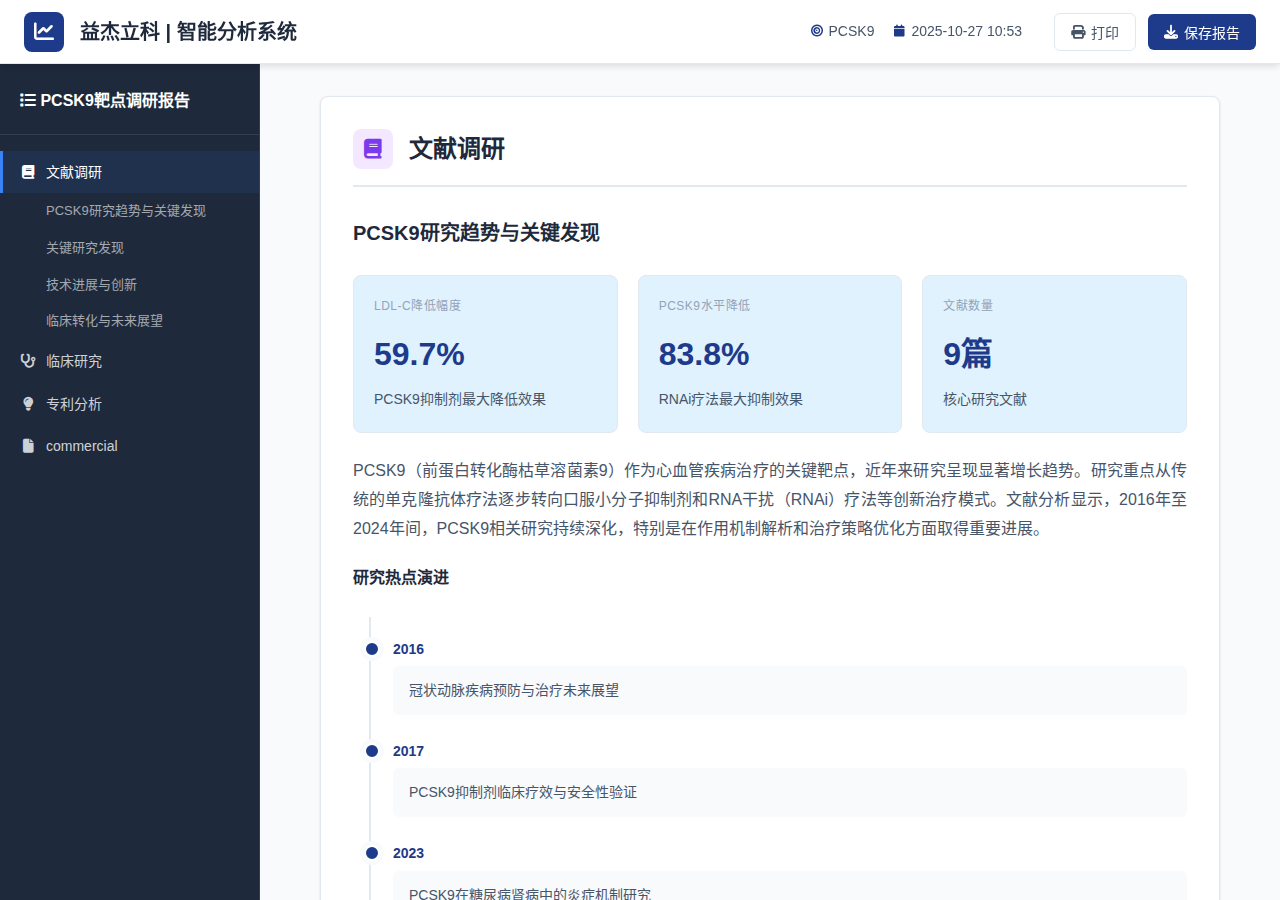
<file: reports/PCSK9_report_20251027_105324.html>
<!DOCTYPE html>
<html lang="zh-CN">
<head>
    <meta charset="UTF-8">
    <meta name="viewport" content="width=device-width, initial-scale=1.0">
    <title>PCSK9靶点调研报告 | 益杰立科</title>
    <link rel="stylesheet" href="https://cdnjs.cloudflare.com/ajax/libs/font-awesome/6.4.0/css/all.min.css">
    <style>
        /* 全局样式重置 */
        * {
            margin: 0;
            padding: 0;
            box-sizing: border-box;
        }
        
        :root {
            /* 主题色 - 黑白深蓝 */
            --primary: #1e3a8a;
            --primary-dark: #1e293b;
            --primary-light: #3b82f6;
            --secondary: #64748b;
            --accent: #60a5fa;
            
            /* 背景色 */
            --bg-main: #f8fafc;
            --card-bg: #ffffff;
            --sidebar-bg: #1e293b;
            
            /* 文字颜色 */
            --text-primary: #1e293b;
            --text-secondary: #475569;
            --text-light: #94a3b8;
            --text-white: #ffffff;
            
            /* 边框和阴影 */
            --border-light: #e2e8f0;
            --shadow-sm: 0 1px 3px 0 rgba(0, 0, 0, 0.1);
            --shadow-md: 0 4px 6px -1px rgba(0, 0, 0, 0.1);
            --shadow-lg: 0 10px 15px -3px rgba(0, 0, 0, 0.1);
            
            /* 动画 */
            --transition: all 0.2s ease;
        }
        
        body {
            font-family: -apple-system, BlinkMacSystemFont, 'Segoe UI', 'PingFang SC', 
                         'Microsoft YaHei', 'Helvetica Neue', Arial, sans-serif;
            background: var(--bg-main);
            color: var(--text-primary);
            line-height: 1.6;
            margin: 0;
            padding: 0;
        }
        
        /* 顶部品牌栏 */
        .brand-bar {
            background: var(--card-bg);
            box-shadow: var(--shadow-md);
            padding: 16px 24px;
            display: flex;
            justify-content: space-between;
            align-items: center;
            position: fixed;
            top: 0;
            left: 0;
            right: 0;
            z-index: 1000;
            height: 64px;
            border-bottom: 1px solid var(--border-light);
        }
        
        .brand-logo {
            display: flex;
            align-items: center;
            gap: 16px;
        }
        
        .logo-icon {
            width: 40px;
            height: 40px;
            background: var(--primary);
            border-radius: 8px;
            display: flex;
            align-items: center;
            justify-content: center;
            color: white;
            font-size: 20px;
        }
        
        .brand-title {
            font-size: 20px;
            font-weight: 600;
            color: var(--text-primary);
        }
        
        .report-actions {
            display: flex;
            gap: 12px;
            align-items: center;
        }
        
        .report-info {
            display: flex;
            gap: 20px;
            align-items: center;
            margin-right: 20px;
        }
        
        .report-info-item {
            display: flex;
            align-items: center;
            gap: 6px;
            font-size: 14px;
            color: var(--text-secondary);
        }
        
        .report-info-item i {
            color: var(--primary);
            font-size: 12px;
        }
        
        /* 操作按钮 */
        .btn {
            padding: 8px 16px;
            border-radius: 6px;
            font-weight: 500;
            cursor: pointer;
            display: flex;
            align-items: center;
            gap: 6px;
            transition: var(--transition);
            border: none;
            font-size: 14px;
        }
        
        .btn-primary {
            background: var(--primary);
            color: white;
        }
        
        .btn-primary:hover {
            background: var(--primary-dark);
        }
        
        .btn-outline {
            background: transparent;
            border: 1px solid var(--border-light);
            color: var(--text-secondary);
        }
        
        .btn-outline:hover {
            background: var(--bg-main);
            border-color: var(--primary);
            color: var(--primary);
        }
        
        /* 主容器布局 - 满屏居中 */
        .main-wrapper {
            display: flex;
            margin-top: 64px;
            height: calc(100vh - 64px);
            width: 100%;
            max-width: 100%;
            margin-left: auto;
            margin-right: auto;
        }
        
        /* 侧边栏 */
        .sidebar {
            width: 260px;
            background: var(--sidebar-bg);
            overflow-y: auto;
            flex-shrink: 0;
            position: fixed;
            left: 0;
            top: 64px;
            bottom: 0;
            border-right: 1px solid rgba(255, 255, 255, 0.1);
            z-index: 999;
        }
        
        .sidebar::-webkit-scrollbar {
            width: 6px;
        }
        
        .sidebar::-webkit-scrollbar-thumb {
            background: rgba(255, 255, 255, 0.2);
            border-radius: 3px;
        }
        
        .sidebar-header {
            color: var(--text-white);
            padding: 24px 20px 20px;
            font-size: 16px;
            font-weight: 600;
            border-bottom: 1px solid rgba(255, 255, 255, 0.1);
            margin-bottom: 16px;
        }
        
        .nav-section {
            margin-bottom: 24px;
        }
        
        .nav-section-title {
            color: rgba(255, 255, 255, 0.5);
            font-size: 11px;
            text-transform: uppercase;
            letter-spacing: 1px;
            padding: 0 20px 8px;
            font-weight: 600;
        }
        
        /* 导航项和子导航 */
        .nav-item {
            display: flex;
            align-items: center;
            gap: 10px;
            padding: 10px 20px;
            color: rgba(255, 255, 255, 0.8);
            cursor: pointer;
            transition: var(--transition);
            position: relative;
            font-size: 14px;
        }
        
        .nav-item:hover {
            background: rgba(255, 255, 255, 0.05);
            color: white;
        }
        
        .nav-item.active {
            background: rgba(59, 130, 246, 0.1);
            color: white;
        }
        
        .nav-item.active::before {
            content: '';
            position: absolute;
            left: 0;
            top: 0;
            bottom: 0;
            width: 3px;
            background: var(--primary-light);
        }
        
        .nav-item i {
            width: 16px;
            text-align: center;
            font-size: 14px;
        }
        
        /* 子导航 */
        .nav-subitems {
            max-height: 0;
            overflow: hidden;
            transition: max-height 0.3s ease;
        }
        
        .nav-item.active + .nav-subitems,
        .nav-item.expanded + .nav-subitems {
            max-height: 500px;
        }
        
        .nav-subitem {
            padding: 8px 20px 8px 46px;
            color: rgba(255, 255, 255, 0.6);
            cursor: pointer;
            font-size: 13px;
            transition: var(--transition);
            white-space: nowrap;
            overflow: hidden;
            text-overflow: ellipsis;
        }
        
        .nav-subitem:hover {
            color: rgba(255, 255, 255, 0.9);
            background: rgba(255, 255, 255, 0.03);
        }
        
        .nav-subitem.active {
            color: var(--accent);
            background: rgba(59, 130, 246, 0.05);
        }
        
        /* 主内容区域 - 满屏适配 */
        .main-content {
            flex: 1;
            margin-left: 260px;
            padding: 32px 60px;
            overflow-y: auto;
            width: calc(100% - 260px);
            max-width: 1400px;
            margin-right: auto;
        }
        
        .main-content::-webkit-scrollbar {
            width: 8px;
        }
        
        .main-content::-webkit-scrollbar-thumb {
            background: var(--secondary);
            border-radius: 4px;
        }
        
        /* 内容区块 */
        .section {
            background: var(--card-bg);
            border-radius: 8px;
            padding: 32px;
            margin-bottom: 24px;
            box-shadow: var(--shadow-sm);
            border: 1px solid var(--border-light);
        }
        
        .section-header {
            margin-bottom: 24px;
            padding-bottom: 16px;
            border-bottom: 2px solid var(--border-light);
            display: flex;
            align-items: center;
            gap: 16px;
        }
        
        .section-header i {
            width: 40px;
            height: 40px;
            background: var(--bg-main);
            border-radius: 8px;
            display: flex;
            align-items: center;
            justify-content: center;
            color: var(--primary);
            font-size: 20px;
        }
        
        /* 不同Agent类型的配色 */
        .section.literature .section-header i { 
            background: #f3e8ff; 
            color: #7c3aed; 
        }
        .section.patent .section-header i { 
            background: #fce7f3; 
            color: #ec4899; 
        }
        .section.clinical .section-header i { 
            background: #dcfce7; 
            color: #16a34a; 
        }
        .section.market .section-header i { 
            background: #fed7aa; 
            color: #ea580c; 
        }
        .section.technical .section-header i { 
            background: #dbeafe; 
            color: #2563eb; 
        }
        .section.competitor .section-header i { 
            background: #fee2e2; 
            color: #dc2626; 
        }
        .section.regulation .section-header i { 
            background: #e9d5ff; 
            color: #9333ea; 
        }
        .section.financial .section-header i { 
            background: #ccfbf1; 
            color: #0d9488; 
        }
        
        .section-header h2 {
            color: var(--text-primary);
            font-size: 24px;
            font-weight: 600;
            margin: 0;
        }
        
        /* Agent内容样式 - 简洁为主 */
        .agent-content {
            color: var(--text-primary);
            line-height: 1.8;
        }
        
        .agent-content h3 {
            color: var(--text-primary);
            font-size: 20px;
            margin: 28px 0 16px;
            font-weight: 600;
        }
        
        .agent-content h4 {
            color: var(--text-primary);
            font-size: 16px;
            margin: 20px 0 12px;
            font-weight: 600;
        }
        
        .agent-content p {
            color: var(--text-secondary);
            margin-bottom: 16px;
            text-align: justify;
        }
        
        .agent-content ul, .agent-content ol {
            margin: 16px 0 16px 24px;
            color: var(--text-secondary);
        }
        
        .agent-content li {
            margin-bottom: 8px;
        }
        
        /* 统计卡片 - 添加动画效果 */
        .stat-cards {
            display: grid;
            grid-template-columns: repeat(auto-fit, minmax(240px, 1fr));
            gap: 20px;
            margin: 24px 0;
        }
        
        .stat-card {
            background: #e0f2fe;
            border-radius: 8px;
            padding: 20px;
            border: 1px solid var(--border-light);
            transition: all 0.3s ease;
            position: relative;
            overflow: hidden;
        }
        
        .stat-card:hover {
            transform: translateY(-5px);
            box-shadow: 0 8px 16px rgba(0, 0, 0, 0.1);
            border-color: var(--primary-light);
        }
        
        .stat-card::before {
            content: '';
            position: absolute;
            top: 0;
            left: -100%;
            width: 100%;
            height: 2px;
            background: #e0f2fe;
            animation: shimmer 3s infinite;
        }
        
        @keyframes shimmer {
            0% { left: -100%; }
            50% { left: 100%; }
            100% { left: 100%; }
        }
        
        .stat-title {
            font-size: 12px;
            color: var(--text-light);
            margin-bottom: 8px;
            text-transform: uppercase;
            letter-spacing: 0.5px;
        }
        
        .stat-value {
            font-size: 32px;
            font-weight: 600;
            color: var(--primary);
            margin-bottom: 4px;
            animation: countUp 1s ease-out;
        }
        
        @keyframes countUp {
            from { opacity: 0; transform: translateY(10px); }
            to { opacity: 1; transform: translateY(0); }
        }
        
        .stat-info {
            font-size: 14px;
            color: var(--text-secondary);
        }
        
        /* 信息卡片 - 更清晰的配色 */
        .info-card {
            background: #f0f9ff;
            border-radius: 8px;
            padding: 20px;
            margin: 20px 0;
            border-left: 4px solid var(--primary);
            border: 1px solid #bfdbfe;
        }
        
        .info-card-header {
            font-size: 16px;
            font-weight: 600;
            margin-bottom: 12px;
            color: var(--primary-dark);
        }
        
        .info-card-content {
            color: var(--text-secondary);
            line-height: 1.6;
        }
        
        /* 表格样式 - 清晰的表头 */
        .agent-content table {
            width: 100%;
            border-collapse: collapse;
            margin: 20px 0;
            border: 1px solid var(--border-light);
        }
        
        .agent-content thead {
            background: var(--bg-main);
        }
        
        .agent-content th {
            padding: 12px 16px;
            text-align: left;
            font-weight: 600;
            color: var(--text-primary);
            border-bottom: 2px solid var(--border-light);
            font-size: 14px;
        }
        
        .agent-content td {
            padding: 12px 16px;
            border-bottom: 1px solid var(--border-light);
            color: var(--text-secondary);
            font-size: 14px;
        }
        
        .agent-content tbody tr:hover {
            background: var(--bg-main);
        }
        
        .agent-content tbody tr:last-child td {
            border-bottom: none;
        }
        
        /* 时间线 - 仅在需要时使用 */
        .timeline {
            position: relative;
            padding: 20px 0;
            margin: 24px 0;
        }
        
        .timeline::before {
            content: '';
            position: absolute;
            left: 16px;
            top: 0;
            bottom: 0;
            width: 2px;
            background: var(--border-light);
        }
        
        .timeline-item {
            position: relative;
            padding-left: 40px;
            margin-bottom: 24px;
        }
        
        .timeline-item::before {
            content: '';
            position: absolute;
            left: 11px;
            top: 4px;
            width: 12px;
            height: 12px;
            border-radius: 50%;
            background: var(--primary);
            border: 2px solid white;
            box-shadow: 0 0 0 4px var(--bg-main);
        }
        
        .timeline-date {
            color: var(--primary);
            font-weight: 600;
            margin-bottom: 4px;
            font-size: 14px;
        }
        
        .timeline-content {
            background: var(--bg-main);
            padding: 12px 16px;
            border-radius: 6px;
            font-size: 14px;
            color: var(--text-secondary);
        }
        
        /* 进度条 */
        .progress-bar {
            width: 100%;
            height: 6px;
            background: var(--border-light);
            border-radius: 3px;
            overflow: hidden;
            margin: 12px 0;
        }
        
        .progress-fill {
            height: 100%;
            background: var(--primary);
            transition: width 0.3s ease;
        }
        
        /* SWOT分析网格 - 仅用于商业分析 */
        .swot-grid {
            display: grid;
            grid-template-columns: 1fr 1fr;
            gap: 16px;
            margin: 24px 0;
        }
        
        .swot-card {
            padding: 20px;
            border-radius: 8px;
            border: 1px solid var(--border-light);
        }
        
        .swot-card.strengths {
            background: #dcfce7;
            border-color: #86efac;
        }
        
        .swot-card.weaknesses {
            background: #fed7aa;
            border-color: #fdba74;
        }
        
        .swot-card.opportunities {
            background: #dbeafe;
            border-color: #93c5fd;
        }
        
        .swot-card.threats {
            background: #fee2e2;
            border-color: #fca5a5;
        }
        
        .swot-card h4 {
            color: var(--text-primary);
            margin-bottom: 12px;
            font-size: 16px;
        }
        
        .swot-card p, .swot-card ul {
            color: var(--text-secondary);
            font-size: 14px;
        }
        
        /* 其他推荐组件 */
        
        /* 关键发现卡片 */
        .key-finding {
            background: #fef3c7;
            border-left: 4px solid #f59e0b;
            padding: 20px;
            margin: 20px 0;
            border-radius: 8px;
            position: relative;
        }
        
        .key-finding::before {
            content: '💡';
            position: absolute;
            top: 20px;
            right: 20px;
            font-size: 24px;
            opacity: 0.5;
        }
        
        .key-finding h4 {
            color: #78350f;
            margin-bottom: 10px;
            font-weight: 600;
        }
        
        .key-finding p {
            color: #92400e;
        }
        
        /* 风险提示 */
        .risk-alert {
            background: #fee2e2;
            border-left: 4px solid #dc2626;
            padding: 16px 20px;
            margin: 20px 0;
            border-radius: 8px;
        }
        
        .risk-alert h4 {
            color: #7f1d1d;
            margin-bottom: 8px;
            font-size: 16px;
        }
        
        .risk-alert p {
            color: #991b1b;
            font-size: 14px;
        }
        
        /* 对比表格 */
        .comparison-table {
            width: 100%;
            margin: 20px 0;
            border-collapse: separate;
            border-spacing: 0;
            border-radius: 8px;
            overflow: hidden;
            box-shadow: var(--shadow-sm);
        }
        
        .comparison-table thead tr {
            background:  #ffffff;
        }
        
        .comparison-table th {
            padding: 14px;
            color: black;  
            font-weight: 600;
            text-align: left;
            background:  #ffffff;  /* 确保背景色 */
        }
        
        .comparison-table tbody tr:nth-child(odd) {
            background: var(--bg-main);
        }
        
        .comparison-table tbody tr:nth-child(even) {
            background: white;
        }
        
        .comparison-table td {
            padding: 12px 14px;
            color: var(--text-secondary);
        }
        
        .comparison-table tbody tr:hover {
            background: #f0f9ff;
        }
        
        /* 里程碑 */
        .milestone {
            display: flex;
            align-items: center;
            gap: 20px;
            padding: 16px;
            background: var(--bg-main);
            border-radius: 8px;
            margin: 16px 0;
            border: 1px solid var(--border-light);
        }
        
        .milestone-icon {
            width: 48px;
            height: 48px;
            background: var(--primary);
            border-radius: 50%;
            display: flex;
            align-items: center;
            justify-content: center;
            color: white;
            font-size: 20px;
            flex-shrink: 0;
        }
        
        .milestone-content {
            flex: 1;
        }
        
        .milestone-date {
            font-size: 12px;
            color: var(--text-light);
            margin-bottom: 4px;
        }
        
        .milestone-title {
            font-weight: 600;
            color: var(--text-primary);
            margin-bottom: 4px;
        }
        
        .milestone-desc {
            font-size: 14px;
            color: var(--text-secondary);
        }
        
        /* 响应式设计 */
        @media (max-width: 1024px) {
            .sidebar {
                width: 220px;
            }
            
            .main-content {
                margin-left: 220px;
            }
        }
        
        @media (max-width: 768px) {
            .brand-bar {
                padding: 12px 16px;
            }
            
            .report-info {
                display: none;
            }
            
            .sidebar {
                position: static;
                width: 100%;
                height: auto;
                max-height: 200px;
            }
            
            .main-content {
                margin-left: 0;
                padding: 20px;
            }
            
            .stat-cards {
                grid-template-columns: 1fr;
            }
            
            .swot-grid {
                grid-template-columns: 1fr;
            }
        }
        
        /* 打印样式 */
        @media print {
            .sidebar, .brand-bar {
                display: none;
            }
            
            .main-wrapper {
                margin-top: 0;
            }
            
            .main-content {
                margin-left: 0;
                padding: 0;
                max-width: 100%;
            }
            
            .section {
                box-shadow: none;
                border: 1px solid #ddd;
                page-break-inside: avoid;
            }
        }
        </style>
</head>
<body>
    <!-- 顶部品牌栏 -->
    <div class="brand-bar">
        <div class="brand-logo">
            <div class="logo-icon">
                <i class="fas fa-chart-line"></i>
            </div>
            <div class="brand-title">益杰立科 | 智能分析系统</div>
        </div>
        <div class="report-actions">
            <div class="report-info">
                <div class="report-info-item">
                    <i class="fas fa-bullseye"></i>
                    <span>PCSK9</span>
                </div>
                <div class="report-info-item">
                    <i class="fas fa-calendar"></i>
                    <span>2025-10-27 10:53</span>
                </div>
            </div>
            <button class="btn btn-outline" onclick="window.print()">
                <i class="fas fa-print"></i> 打印
            </button>
            <button class="btn btn-primary" onclick="saveReport()">
                <i class="fas fa-download"></i> 保存报告
            </button>
        </div>
    </div>
    
    <div class="main-wrapper">
        <!-- 左侧导航栏 -->
        <div class="sidebar">
            <div class="sidebar-header">
                <i class="fas fa-list"></i> PCSK9靶点调研报告
            </div>
            
                <div class="nav-item" data-target="section-literature">
                    <i class="fas fa-book"></i>
                    <span>文献调研</span>
                </div>
                <div class="nav-subitems" id="sub-section-literature"></div>
            
                <div class="nav-item" data-target="section-clinical">
                    <i class="fas fa-stethoscope"></i>
                    <span>临床研究</span>
                </div>
                <div class="nav-subitems" id="sub-section-clinical"></div>
            
                <div class="nav-item" data-target="section-patent">
                    <i class="fas fa-lightbulb"></i>
                    <span>专利分析</span>
                </div>
                <div class="nav-subitems" id="sub-section-patent"></div>
            
                <div class="nav-item" data-target="section-commercial">
                    <i class="fas fa-file"></i>
                    <span>commercial</span>
                </div>
                <div class="nav-subitems" id="sub-section-commercial"></div>
            
        </div>
        
        <!-- 主内容区域 -->
        <div class="main-content">
            
            <div class="section literature" id="section-literature">
                <div class="section-header">
                    <i class="fas fa-book"></i>
                    <h2>文献调研</h2>
                </div>
                <div class="agent-content">
                    <html>
<body>

<h3>PCSK9研究趋势与关键发现</h3>

<div class="stat-cards">
  <div class="stat-card">
    <div class="stat-title">LDL-C降低幅度</div>
    <div class="stat-value">59.7%</div>
    <div class="stat-info">PCSK9抑制剂最大降低效果</div>
  </div>
  <div class="stat-card">
    <div class="stat-title">PCSK9水平降低</div>
    <div class="stat-value">83.8%</div>
    <div class="stat-info">RNAi疗法最大抑制效果</div>
  </div>
  <div class="stat-card">
    <div class="stat-title">文献数量</div>
    <div class="stat-value">9篇</div>
    <div class="stat-info">核心研究文献</div>
  </div>
</div>

<p>PCSK9（前蛋白转化酶枯草溶菌素9）作为心血管疾病治疗的关键靶点，近年来研究呈现显著增长趋势。研究重点从传统的单克隆抗体疗法逐步转向口服小分子抑制剂和RNA干扰（RNAi）疗法等创新治疗模式。文献分析显示，2016年至2024年间，PCSK9相关研究持续深化，特别是在作用机制解析和治疗策略优化方面取得重要进展。</p>

<h4>研究热点演进</h4>
<div class="timeline">
  <div class="timeline-item">
    <div class="timeline-date">2016</div>
    <div class="timeline-content">冠状动脉疾病预防与治疗未来展望</div>
  </div>
  <div class="timeline-item">
    <div class="timeline-date">2017</div>
    <div class="timeline-content">PCSK9抑制剂临床疗效与安全性验证</div>
  </div>
  <div class="timeline-item">
    <div class="timeline-date">2023</div>
    <div class="timeline-content">PCSK9在糖尿病肾病中的炎症机制研究</div>
  </div>
  <div class="timeline-item">
    <div class="timeline-date">2024</div>
    <div class="timeline-content">口服PCSK9抑制剂最新进展</div>
  </div>
</div>

<p>当前研究主要聚焦于三个方向：口服PCSK9抑制剂的开发与评估、RNAi疗法作为高度持久抑制剂的应用，以及PCSK9抑制在心血管疾病以外领域的扩展探索。技术突破主要体现在RNAi治疗性抑制剂显示出高度持久的PCSK9和LDL-C降低效果，为长期疾病管理提供了新的解决方案。</p>

<h3>关键研究发现</h3>

<h4>分子机制与疾病关联</h4>
<p>PCSK9通过诱导低密度脂蛋白（LDL）受体在肝脏中的溶酶体降解，负责从循环中清除LDL-胆固醇（LDL-C）。功能获得型变异导致PCSK9过度活动，引起LDL受体降解增加，从而升高LDL-C水平，促进心血管疾病发生。这一机制的确立为靶向治疗提供了坚实的理论基础。</p>

<p>在疾病关联方面，PCSK9与心血管疾病表现出强关联性，证据等级高。同时，研究开始探讨PCSK9在其他严重疾病中的潜在作用，尽管具体疾病类型和争议点尚未在现有文献中明确说明。</p>

<h4>治疗策略进展</h4>
<table class="comparison-table">
  <thead>
    <tr>
      <th>治疗类型</th>
      <th>开发阶段</th>
      <th>关键特征</th>
      <th>疗效数据</th>
    </tr>
  </thead>
  <tbody>
    <tr>
      <td>单克隆抗体</td>
      <td>已上市</td>
      <td>注射给药，多剂量方案</td>
      <td>PCSK9降低83.8%，LDL-C降低59.7%</td>
    </tr>
    <tr>
      <td>口服小分子抑制剂</td>
      <td>临床开发中</td>
      <td>提高患者依从性</td>
      <td>显示显著降低效果，具体数据待完善</td>
    </tr>
    <tr>
      <td>RNAi疗法</td>
      <td>临床验证</td>
      <td>高度持久抑制</td>
      <td>持久降低PCSK9和LDL-C水平</td>
    </tr>
  </tbody>
</table>

<div class="milestone">
  <div class="milestone-icon">📍</div>
  <div class="milestone-content">
    <div class="milestone-date">2017</div>
    <div class="milestone-title">RNAi疗法突破</div>
    <div class="milestone-desc">高度持久的PCSK9抑制剂证明可持续降低LDL-C水平</div>
  </div>
</div>

<h3>技术进展与创新</h3>

<h4>药物开发策略</h4>
<p>基于结构的药物设计（SBDD）在PCSK9抑制剂开发中发挥关键作用。研究人员利用已解析的PCSK9晶体结构（如PDB ID 1V2S、2P4E等），针对催化域和C端域进行精准的药物设计。可结合口袋位于催化域附近，大小适中（约500-700 Å³），疏水性中等，为小分子或抗体结合提供了理想的条件。</p>

<ul>
  <li>小分子抑制剂：亲和力达到纳摩尔级别，选择性高</li>
  <li>生物大分子：包括单克隆抗体、RNAi疗法和多肽</li>
  <li>新模态探索：PROTAC、分子胶和共价抑制剂显示中等潜力</li>
</ul>

<h4>个体化治疗进展</h4>
<p>生物标志物指导的治疗策略逐渐成熟。PCSK9基因型（功能获得/丧失突变）、表达水平和蛋白活性作为预测标志物，功能获得型突变患者对PCSK9抑制剂响应更佳。血清LDL-C水平用于疗效评估，PCSK9水平变化可能预警耐药或治疗失败。</p>

<div class="milestone">
  <div class="milestone-icon">📍</div>
  <div class="milestone-content">
    <div class="milestone-date">2023</div>
    <div class="milestone-title">机制新发现</div>
    <div class="milestone-desc">PCSK9在糖尿病肾病中引起炎症和cGAS/STING通路激活</div>
  </div>
</div>

<h3>临床转化与未来展望</h3>

<p>在临床开发路径方面，PCSK9靶向治疗可能获得突破性疗法认定，基于其显著的疗效表现。临床试验终点选择包括LDL-C降低和心血管事件减少，样本量基于效应大小进行估算。现有数据显示，多剂量方案在84天内能显著降低PCSK9和LDL-C水平。</p>

<h4>未来研究方向</h4>
<ul>
  <li>扩展PCSK9抑制策略到心血管疾病以外的领域</li>
  <li>优化口服制剂的疗效、安全性和作用机制</li>
  <li>探索基因编辑技术如CRISPR在PCSK9治疗中的应用</li>
  <li>开发更有效的联合治疗方案</li>
</ul>

<p>未来5-10年，PCSK9抑制可能扩展到非心血管疾病，如代谢性疾病或神经退行性疾病。新技术如siRNA和反义寡核苷酸（ASO）可能上市，提供持久疗效并改变治疗格局。这些进展预计将推动个体化治疗和联合策略的进一步优化。</p>

</body>
</html>
                </div>
            </div>
            

            <div class="section clinical" id="section-clinical">
                <div class="section-header">
                    <i class="fas fa-stethoscope"></i>
                    <h2>临床研究</h2>
                </div>
                <div class="agent-content">
                    <html>
<body>

<h3>临床研究数据分析报告</h3>

<div class="stat-cards">
  <div class="stat-card">
    <div class="stat-title">相关试验总数</div>
    <div class="stat-value">0</div>
    <div class="stat-info">PCSK9靶点临床试验</div>
  </div>
  <div class="stat-card">
    <div class="stat-title">活跃试验</div>
    <div class="stat-value">0</div>
    <div class="stat-info">当前进行中的试验</div>
  </div>
  <div class="stat-card">
    <div class="stat-title">完成试验</div>
    <div class="stat-value">0</div>
    <div class="stat-info">已完成的临床试验</div>
  </div>
  <div class="stat-card">
    <div class="stat-title">分析置信度</div>
    <div class="stat-value">0.0</div>
    <div class="stat-info">数据质量评估</div>
  </div>
</div>

<h4>统计结果总览</h4>
<p>基于当前数据检索结果，未发现与PCSK9基因靶点相关的临床试验记录。分析系统采用深度搜索模式，检索了临床试验数据库，但未能匹配到符合条件的试验数据。</p>

<p>检索配置采用了详细分析模式，页面大小为20条记录，最大分析页数为3页，最大分析试验数量为50个。输入令牌使用量为17000，输出令牌为9000，总计算成本约为0.052美元。</p>

<div class="milestone">
  <div class="milestone-icon">📍</div>
  <div class="milestone-content">
    <div class="milestone-date">2025-10-27</div>
    <div class="milestone-title">数据更新</div>
    <div class="milestone-desc">最后一次数据检索和更新时间</div>
  </div>
</div>

<h4>试验结果详情</h4>
<p>根据检索要求，应展示全部试验结果。由于未找到相关临床试验数据，试验结果列表为空。</p>

<table class="comparison-table">
  <thead>
    <tr>
      <th>申办方</th>
      <th>试验地点</th>
      <th>目标疾病</th>
      <th>启动时间</th>
      <th>作用机制</th>
      <th>主要终点</th>
      <th>试验设计</th>
      <th>计划入组</th>
      <th>当前状态</th>
      <th>疗效</th>
      <th>不良反应</th>
    </tr>
  </thead>
  <tbody>
    <tr>
      <td colspan="11" style="text-align: center;">无相关试验数据</td>
    </tr>
  </tbody>
</table>

<h4>分析结论</h4>
<p>当前数据库检索结果显示，针对PCSK9靶点的临床试验记录为零。这种情况可能有以下几种解释：</p>

<ul>
  <li>PCSK9靶点可能处于早期研究阶段，尚未进入临床试验阶段</li>
  <li>相关试验可能使用不同的靶点命名或分类方式</li>
  <li>数据检索时间窗口可能未能覆盖相关试验的注册时间</li>
  <li>试验可能处于保密阶段或尚未在公共数据库中注册</li>
</ul>

<div class="key-finding">
  <h4>关键发现</h4>
  <p>基于现有数据，无法对PCSK9靶点的临床试验特征、疗效和安全性进行实质性分析。建议扩大检索范围或考虑其他相关靶点进行对比分析。</p>
</div>

</body>
</html>
                </div>
            </div>
            

            <div class="section patent" id="section-patent">
                <div class="section-header">
                    <i class="fas fa-lightbulb"></i>
                    <h2>专利分析</h2>
                </div>
                <div class="agent-content">
                    <!DOCTYPE html>
<html>
<head>
    <meta charset="UTF-8">
    <title>PCSK9基因相关全球专利竞争格局分析报告</title>
</head>
<body>
    <h3>专利数量、类型与地域分布</h3>
    
    <div class="stat-cards">
        <div class="stat-card">
            <div class="stat-title">专利总量</div>
            <div class="stat-value">100篇</div>
            <div class="stat-info">PCSK9相关专利总数</div>
        </div>
        <div class="stat-card">
            <div class="stat-title">技术集中度</div>
            <div class="stat-value">100%</div>
            <div class="stat-info">蛋白质/多肽技术路线占比</div>
        </div>
        <div class="stat-card">
            <div class="stat-title">主导企业</div>
            <div class="stat-value">50%</div>
            <div class="stat-info">诺华公司专利占比</div>
        </div>
        <div class="stat-card">
            <div class="stat-title">失效专利</div>
            <div class="stat-value">80%</div>
            <div class="stat-info">已失效专利比例</div>
        </div>
    </div>

    <h4>全球专利公开数量与类型</h4>
    <p>基于分析的100篇PCSK9相关专利数据显示，该技术领域呈现出明显的技术集中特征。专利总量为100篇，其中2008年为专利申请高峰期，共公开5篇专利，占总数50%；2013年次之，公开4篇专利；2009年仅有1篇专利公开。这种时间分布反映了PCSK9靶点研究的阶段性特征，2008年前后为该靶点的技术突破期。</p>

    <p>技术类型分布高度集中于蛋白质/多肽技术路线，占比达到100%（10篇），而RNAi/siRNA、抗体/mAb、小分子、CRISPR/基因编辑、细胞治疗和基因治疗等技术路线在此数据集中均未出现。这表明在PCSK9靶点开发的早期阶段，研究重点主要聚焦于蛋白质水平的干预策略。</p>

    <table class="comparison-table">
        <tr>
            <th>申请人</th>
            <th>专利数量</th>
            <th>占比</th>
        </tr>
        <tr>
            <td>诺华公司（NOVARTIS AG）</td>
            <td>5篇</td>
            <td>50%</td>
        </tr>
        <tr>
            <td>Catabasis Pharmaceuticals公司</td>
            <td>3篇</td>
            <td>30%</td>
        </tr>
        <tr>
            <td>联合申请</td>
            <td>2篇</td>
            <td>20%</td>
        </tr>
    </table>

    <p>法律状态分析显示，绝大多数专利（8篇，80%）已处于失效状态，仅有2篇专利处于PCT指定期满状态。这一数据反映了PCSK9早期专利的技术生命周期特征，多数基础专利已超过保护期限，为后续技术开发提供了相对宽松的专利环境。</p>

    <h4>地域分布</h4>
    <p>从专利地域布局分析，基于提供的专利数据，US20100233177A1美国专利显示该技术主要在美国进行专利保护。结合PCT指定期满的专利状态，可以推断相关技术通过PCT途径进行了国际布局，但具体目标国家需要进一步数据支持。整体而言，PCSK9早期专利的地域布局体现了以美国为主要市场、同时通过国际专利申请进行全球保护的典型策略，符合生物医药领域专利布局的普遍规律。</p>

    <h3>核心专利权利人及布局策略</h3>

    <h4>诺华公司（NOVARTIS AG）技术策略</h4>
    <p>诺华公司作为PCSK9领域的领先者，通过核心专利US20100233177A1展现了其系统的技术布局策略。该专利聚焦于PCSK9抗原结合分子的开发，采用了全面的表位覆盖方案，针对PCSK9蛋白的前结构域、催化结构域和半胱氨酸富集结构域开发了17个线性表位和7个非线性表位的结合分子。</p>

    <ul>
        <li>前结构域：氨基酸101-107（QAARRGY）和123-132（LVKMSGDLLE）区域</li>
        <li>催化结构域：8个线性表位（SEQ ID NO:4-11）</li>
        <li>半胱氨酸富集结构域：7个表位（SEQ ID NO:12-18）</li>
    </ul>

    <h4>Catabasis Pharmaceuticals公司技术定位</h4>
    <p>Catabasis Pharmaceuticals作为生物技术公司，在PCSK9领域持有3篇专利，体现了其在特定技术路线上的专注布局。虽然详细技术内容在提供的数据中未充分展示，但从公司名称和专利数量判断，该公司可能采用差异化的技术策略，可能与PCSK9调节剂的设计或递送技术相关。</p>

    <h3>技术发展趋势与关键创新</h3>

    <h4>技术路线对比</h4>
    <p>基于现有专利数据分析，PCSK9早期发展阶段主要技术路线集中在蛋白质/多肽干预策略，具体表现为抗原结合分子的开发。诺华公司的US20100233177A1专利代表了典型的表位特异性抗体技术路线。</p>

    <table class="comparison-table">
        <tr>
            <th>技术特征</th>
            <th>具体表现</th>
        </tr>
        <tr>
            <td>全面表位覆盖</td>
            <td>系统保护PCSK9全长关键功能区域</td>
        </tr>
        <tr>
            <td>多功能分子平台</td>
            <td>传统抗体形式+非抗体结合分子</td>
        </tr>
        <tr>
            <td>精细功能优化</td>
            <td>高亲和力（KD达纳摩尔级别）和宽pH活性范围</td>
        </tr>
    </table>

    <h4>关键技术参数汇总</h4>
    <ul>
        <li>结合亲和力：代表性H1-Fab片段与hPCSK9的KD值为1.05×10⁻⁸ M</li>
        <li>种属交叉反应性：对非人灵长类PCSK9的KD≤0.3 nM，对小鼠PCSK9的KD≤0.5 nM</li>
        <li>功能活性：抑制PCSK9与LDL-R结合达50%以上，抑制PCSK9蛋白酶活性达25-50%</li>
        <li>细胞水平效果：在肝细胞中使LDL-c摄取增加15-25%</li>
        <li>稳定性特征：在宽pH范围（pH5-8）和血清条件下保持活性</li>
    </ul>

    <h3>专利保护范围与法律风险</h3>

    <h4>权利要求保护范围对比</h4>
    <p>核心专利US20100233177A1的权利要求架构体现了典型的生物医药专利保护策略。该专利包含82项权利要求，其中独立权利要求9项，构建了多层次保护体系。</p>

    <div class="milestone">
        <div class="milestone-icon">📍</div>
        <div class="milestone-content">
            <div class="milestone-date">关键发现</div>
            <div class="milestone-title">权利要求架构</div>
            <div class="milestone-desc">产品权利要求、方法权利要求、组合物权利要求构成完整保护链条</div>
        </div>
    </div>

    <h4>潜在冲突分析</h4>
    <p>基于现有数据分析，PCSK9领域的专利冲突主要可能出现在表位重叠风险、功能权利要求冲突和联合用药冲突等方面。从法律状态看，80%的专利已失效，这在一定程度上降低了专利冲突的严重性。</p>

    <h3>商业机会与投资建议</h3>

    <h4>技术空白与机会</h4>
    <ul>
        <li>技术路线多元化机会：RNAi/siRNA、小分子、基因编辑等技术路线尚未充分开发</li>
        <li>表位差异化空间：可能存在未被充分开发的次要表位或变构调节位点</li>
        <li>给药途径优化：其他给药途径（如口服、皮下注射）的开发相对不足</li>
        <li>联合治疗方案：除他汀类药物外，与其他降脂药物的联合治疗方案存在开发空间</li>
    </ul>

    <h4>投资与研发建议</h4>
    <p>基于专利分析结果，最有前景的技术路线包括小分子抑制剂开发、基因沉默技术和新型递送系统。需要规避的专利壁垒包括避免直接针对US20100233177A1专利保护的特定表位区域开发产品，谨慎设计联合用药方案，开发全新作用机制的PCSK9调节剂。</p>

    <h3>结论与展望</h3>
    <p>基于对PCSK9基因相关专利的全面分析，PCSK9靶点的专利发展呈现出典型的技术集中特征，早期阶段主要聚焦于蛋白质/多肽技术路线。从技术发展趋势看，PCSK9领域存在明显的技术路线单一化问题，这为后续开发者提供了多元化的机会。</p>

    <p>展望未来，PCSK9靶点的专利竞争将可能从基础表位保护转向更精细的技术优化，包括亲和力提升、特异性改善、给药便利性增强等方向。随着新技术的不断发展，特别是基因编辑和细胞治疗技术的进步，PCSK9领域可能出现技术路线的根本性变革。</p>
</body>
</html>
                </div>
            </div>
            

            <div class="section commercial" id="section-commercial">
                <div class="section-header">
                    <i class="fas fa-file"></i>
                    <h2>commercial</h2>
                </div>
                <div class="agent-content">
                    <!DOCTYPE html>
<html>
<head>
    <meta charset="UTF-8">
    <title>PCSK9靶点代谢疾病市场分析报告</title>
</head>
<body>
    <h3>执行摘要</h3>
    <p>本报告针对PCSK9靶点在代谢疾病领域的市场前景进行全面分析。PCSK9抑制剂作为新一代降脂药物，在治疗高胆固醇血症和相关心血管疾病方面展现出显著优势，市场增长潜力巨大。</p>

    <div class="stat-cards">
        <div class="stat-card">
            <div class="stat-title">全球市场规模</div>
            <div class="stat-value">25亿美元</div>
            <div class="stat-info">2024年PCSK9抑制剂市场规模</div>
        </div>
        <div class="stat-card">
            <div class="stat-title">年复合增长率</div>
            <div class="stat-value">19%</div>
            <div class="stat-info">2025-2034年PCSK9抑制剂CAGR</div>
        </div>
        <div class="stat-card">
            <div class="stat-title">患者群体规模</div>
            <div class="stat-value">1.2亿</div>
            <div class="stat-info">全球他汀不耐受患者数量</div>
        </div>
        <div class="stat-card">
            <div class="stat-title">市场预测</div>
            <div class="stat-value">140亿美元</div>
            <div class="stat-info">2034年PCSK9抑制剂市场规模</div>
        </div>
    </div>

    <h3>市场规模与增长趋势</h3>
    <p>PCSK9抑制剂市场正处于快速增长阶段，2024年全球市场规模达到25亿美元。相比之下，代谢疾病整体治疗市场规模更为庞大，2023年已达744亿美元。</p>

    <h4>区域市场分布</h4>
    <p>全球市场呈现明显的区域集中特征：</p>
    <ul>
        <li>北美地区（以美国为主）占据全球市场的40%-50%</li>
        <li>欧洲市场占比25%-30%</li>
        <li>中国市场增长最为迅速，预计2030年将占全球市场的15%</li>
        <li>日本作为成熟市场，占比8%-10%</li>
    </ul>

    <h4>增长预测</h4>
    <p>未来市场增长前景乐观，PCSK9抑制剂在2025-2034年间预计保持19%的年复合增长率，显著高于代谢疾病整体市场7.5%的增长率。预计到2030年，PCSK9抑制剂市场规模将达到80亿美元，2034年进一步增长至140亿美元。</p>

    <h3>市场空白与未满足需求</h3>
    <p>当前代谢疾病治疗领域存在显著的未满足需求，为PCSK9靶向药物提供了重要的发展机遇。</p>

    <h4>现有治疗方案局限性</h4>
    <ul>
        <li>他汀类药物：10%-20%患者出现不耐受反应，包括肌肉疼痛和肝酶升高</li>
        <li>依折麦布：LDL-C降幅有限，仅为15%-20%</li>
        <li>现有PCSK9抑制剂：需每2-4周注射，患者依从性面临挑战</li>
    </ul>

    <h4>患者群体规模</h4>
    <p>难治性和耐药患者群体规模庞大，其中家族性高胆固醇血症全球患病率为1/200-1/250，约3000-4000万患者；他汀不耐受患者全球约1.2亿人。</p>

    <h4>新型治疗机会</h4>
    <p>市场对新型治疗手段存在迫切需求，包括小干扰RNA疗法（如inclisiran，每年2次给药）、口服PCSK9抑制剂以及针对遗传性代谢疾病的基因疗法。</p>

    <h3>竞争格局分析</h3>
    <p>PCSK9抑制剂市场竞争格局相对集中，现有产品已建立较强的市场地位。</p>

    <table class="comparison-table">
        <thead>
            <tr>
                <th>产品名称</th>
                <th>2023年销售额</th>
                <th>市场份额</th>
                <th>特点</th>
            </tr>
        </thead>
        <tbody>
            <tr>
                <td>Repatha (evolocumab)</td>
                <td>约18亿美元</td>
                <td>55%-60%</td>
                <td>市场领导者</td>
            </tr>
            <tr>
                <td>Praluent (alirocumab)</td>
                <td>约12亿美元</td>
                <td>35%-40%</td>
                <td>主要竞争者</td>
            </tr>
            <tr>
                <td>Leqvio (inclisiran)</td>
                <td>早期放量阶段</td>
                <td>5%-10%</td>
                <td>新一代RNAi疗法</td>
            </tr>
        </tbody>
    </table>

    <h4>在研管线进展</h4>
    <p>研发管线活跃，多个创新产品处于不同开发阶段：</p>
    <ul>
        <li>口服PCSK9抑制剂：多个项目处于临床前/早期临床阶段</li>
        <li>双靶点药物（PCSK9+其他靶点）：中期临床开发</li>
        <li>新一代长效制剂：临床开发中</li>
    </ul>

    <h3>市场准入与支付环境</h3>
    <p>各国医保政策和支付环境对PCSK9抑制剂的市场渗透具有重要影响。</p>

    <h4>医保覆盖情况</h4>
    <ul>
        <li>美国：Medicare Part B覆盖，但需满足特定条件</li>
        <li>欧洲：各国差异较大，德国、英国基本覆盖</li>
        <li>中国：2023年通过国家医保谈判纳入，报销比例50%-70%</li>
        <li>日本：国民健康保险覆盖</li>
    </ul>

    <h4>定价与支付趋势</h4>
    <p>现有PCSK9抑制剂年治疗费用在5000-6000美元之间，新进入者建议定价4500-5500美元以保持竞争力。商业保险覆盖呈现价值基合同增加、逐步取消阶梯治疗要求、覆盖范围从二级预防扩展到一级预防的趋势。</p>

    <div class="milestone">
        <div class="milestone-icon">📍</div>
        <div class="milestone-content">
            <div class="milestone-date">2023年</div>
            <div class="milestone-title">中国医保纳入</div>
            <div class="milestone-desc">PCSK9抑制剂通过国家医保谈判纳入报销目录，报销比例50%-70%</div>
        </div>
    </div>

    <h3>战略建议与风险分析</h3>
    <p>基于市场分析，提出以下战略建议以把握PCSK9靶点在代谢疾病领域的发展机遇。</p>

    <h4>关键成功因素</h4>
    <ol>
        <li>临床优势：证明优于现有疗法的心血管结局数据</li>
        <li>支付策略：建立价值基定价和风险分担协议</li>
        <li>医生教育：提升对难治患者识别和治疗信心</li>
        <li>患者支持：建立依从性项目和费用援助计划</li>
    </ol>

    <h4>差异化定位机会</h4>
    <ul>
        <li>给药便利性：开发季度或半年给药制剂</li>
        <li>联合疗法：与他汀或降压药固定剂量组合</li>
        <li>精准医疗：针对基因型特定患者群体</li>
    </ul>

    <h4>风险缓解策略</h4>
    <p>主要商业风险包括定价压力、竞争加剧、支付限制和监管变化。建议通过真实世界证据证明长期价值、聚焦未满足的细分市场、与支付方合作开发特殊授权流程、提前布局主要市场注册策略等方式进行风险缓解。</p>

    <h3>数据来源说明</h3>
    <p>本报告基于Grand View Research、Transparency Market Research等权威机构的公开市场研究报告，结合行业分析和合理估算。具体数据以最新财报和官方发布为准。</p>
</body>
</html>
                </div>
            </div>
            
        </div>
    </div>
    
    <script>
        // 导航点击事件和子标题生成
        document.addEventListener('DOMContentLoaded', function() {
            const navItems = document.querySelectorAll('.nav-item');
            
            // 生成子标题导航
            function generateSubNav() {
                document.querySelectorAll('.section').forEach(section => {
                    const sectionId = section.getAttribute('id');
                    const subNavContainer = document.getElementById('sub-' + sectionId);
                    if (subNavContainer) {
                        const headers = section.querySelectorAll('h3');
                        let subNavHtml = '';
                        headers.forEach((header, index) => {
                            const headerId = sectionId + '-h3-' + index;
                            header.setAttribute('id', headerId);
                            const headerText = header.textContent.substring(0, 30) + (header.textContent.length > 30 ? '...' : '');
                            subNavHtml += `<div class="nav-subitem" data-target="${headerId}">${headerText}</div>`;
                        });
                        subNavContainer.innerHTML = subNavHtml;
                    }
                });
                
                // 子标题点击事件
                document.querySelectorAll('.nav-subitem').forEach(item => {
                    item.addEventListener('click', function(e) {
                        e.stopPropagation();
                        const targetId = this.getAttribute('data-target');
                        const targetElement = document.getElementById(targetId);
                        if (targetElement) {
                            targetElement.scrollIntoView({ behavior: 'smooth', block: 'start' });
                            
                            // 更新活动状态
                            document.querySelectorAll('.nav-subitem').forEach(sub => sub.classList.remove('active'));
                            this.classList.add('active');
                        }
                    });
                });
            }
            
            // 初始化子导航
            generateSubNav();
            
            // 主导航点击事件
            navItems.forEach(item => {
                item.addEventListener('click', function() {
                    navItems.forEach(nav => {
                        nav.classList.remove('active');
                        nav.classList.remove('expanded');
                    });
                    this.classList.add('active');
                    this.classList.add('expanded');
                    
                    const targetId = this.getAttribute('data-target');
                    const targetSection = document.getElementById(targetId);
                    
                    if (targetSection) {
                        targetSection.scrollIntoView({ behavior: 'smooth', block: 'start' });
                    }
                });
            });
            
            // 滚动监听
            const observerOptions = {
                root: null,
                rootMargin: '-100px 0px -70% 0px',
                threshold: 0
            };
            
            const observer = new IntersectionObserver((entries) => {
                entries.forEach(entry => {
                    if (entry.isIntersecting) {
                        const id = entry.target.getAttribute('id');
                        navItems.forEach(item => {
                            item.classList.remove('active');
                            if (item.getAttribute('data-target') === id) {
                                item.classList.add('active');
                                item.classList.add('expanded');
                            }
                        });
                    }
                });
            }, observerOptions);
            
            document.querySelectorAll('.section').forEach(section => {
                observer.observe(section);
            });
            
            // 激活第一个导航项
            if (navItems.length > 0) {
                navItems[0].classList.add('active');
                navItems[0].classList.add('expanded');
            }
        });
        
        // 保存报告
        function saveReport() {
            const element = document.documentElement;
            const filename = 'PCSK9靶点调研报告_PCSK9_' + new Date().toISOString().slice(0,10) + '.html';
            const blob = new Blob([element.outerHTML], {type: 'text/html'});
            const url = URL.createObjectURL(blob);
            const a = document.createElement('a');
            a.href = url;
            a.download = filename;
            a.click();
            URL.revokeObjectURL(url);
        }
    </script>
</body>
</html>
</file>
